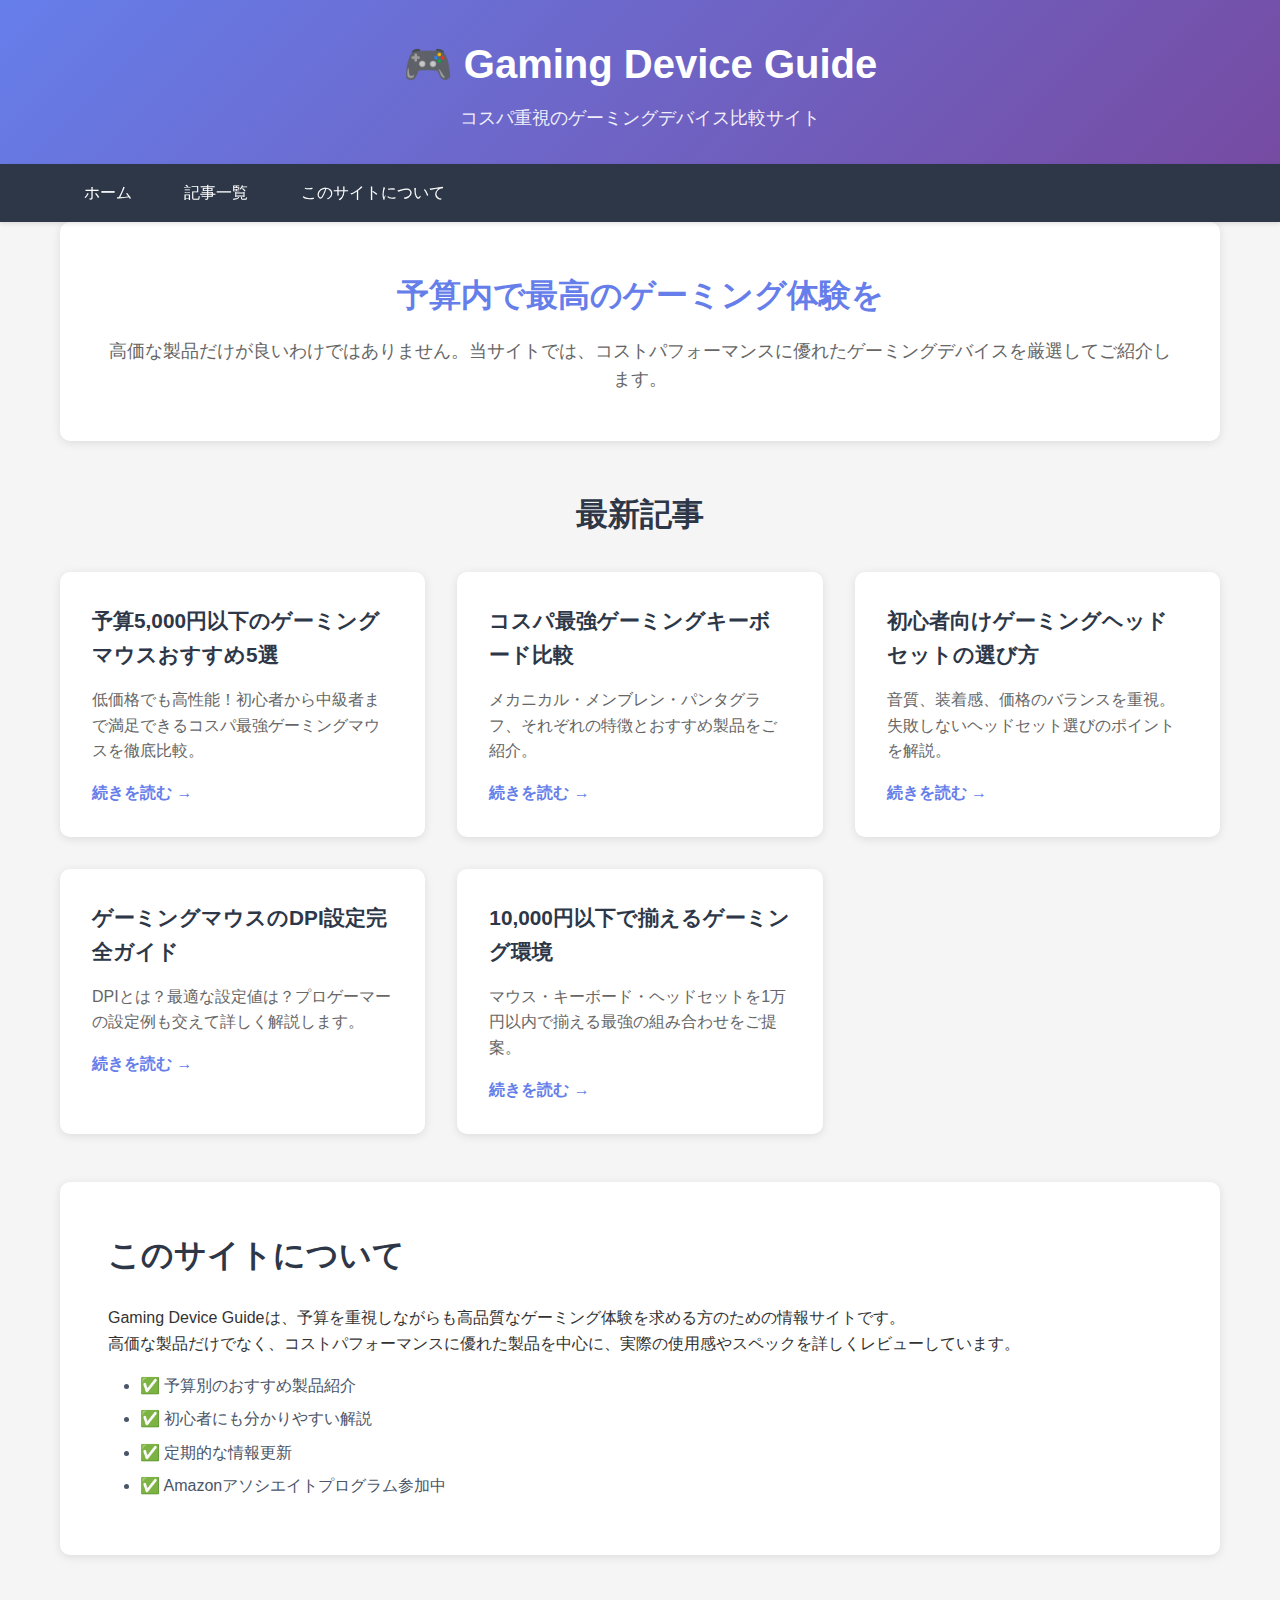
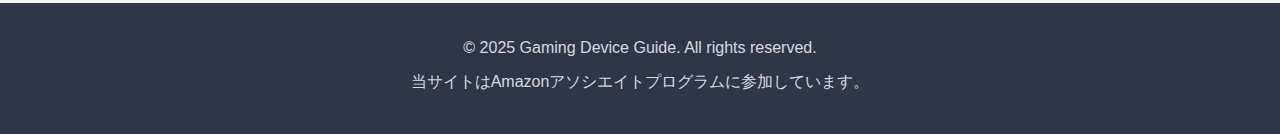
<file: index.html>
<!DOCTYPE html>
<html lang="ja">
<head>
    <meta charset="UTF-8">
    <meta name="viewport" content="width=device-width, initial-scale=1.0">
    <title>Gaming Device Guide - コスパ重視のゲーミングデバイス比較</title>
    <meta name="description" content="予算重視でゲーミングデバイスを選びたい方へ。マウス、キーボード、ヘッドセットなど、コスパ最強の製品を徹底比較・レビュー。">
    <link rel="stylesheet" href="style.css">
</head>
<body>
    <header>
        <div class="container">
            <h1>🎮 Gaming Device Guide</h1>
            <p class="tagline">コスパ重視のゲーミングデバイス比較サイト</p>
        </div>
    </header>

    <nav>
        <div class="container">
            <a href="index.html">ホーム</a>
            <a href="#articles">記事一覧</a>
            <a href="#about">このサイトについて</a>
        </div>
    </nav>

    <main class="container">
        <section class="hero">
            <h2>予算内で最高のゲーミング体験を</h2>
            <p>高価な製品だけが良いわけではありません。当サイトでは、コストパフォーマンスに優れたゲーミングデバイスを厳選してご紹介します。</p>
        </section>

        <section id="articles" class="articles">
            <h2>最新記事</h2>
            <div class="article-grid">
                <article class="article-card">
                    <h3>予算5,000円以下のゲーミングマウスおすすめ5選</h3>
                    <p>低価格でも高性能！初心者から中級者まで満足できるコスパ最強ゲーミングマウスを徹底比較。</p>
                    <a href="articles/gaming-mouse-under-5000.html" class="read-more">続きを読む →</a>
                </article>

                <article class="article-card">
                    <h3>コスパ最強ゲーミングキーボード比較</h3>
                    <p>メカニカル・メンブレン・パンタグラフ、それぞれの特徴とおすすめ製品をご紹介。</p>
                    <a href="articles/gaming-keyboard-cospa.html" class="read-more">続きを読む →</a>
                </article>

                <article class="article-card">
                    <h3>初心者向けゲーミングヘッドセットの選び方</h3>
                    <p>音質、装着感、価格のバランスを重視。失敗しないヘッドセット選びのポイントを解説。</p>
                    <a href="articles/gaming-headset-beginner.html" class="read-more">続きを読む →</a>
                </article>

                <article class="article-card">
                    <h3>ゲーミングマウスのDPI設定完全ガイド</h3>
                    <p>DPIとは？最適な設定値は？プロゲーマーの設定例も交えて詳しく解説します。</p>
                    <a href="articles/gaming-mouse-dpi-guide.html" class="read-more">続きを読む →</a>
                </article>

                <article class="article-card">
                    <h3>10,000円以下で揃えるゲーミング環境</h3>
                    <p>マウス・キーボード・ヘッドセットを1万円以内で揃える最強の組み合わせをご提案。</p>
                    <a href="articles/gaming-setup-under-10000.html" class="read-more">続きを読む →</a>
                </article>
            </div>
        </section>

        <section id="about" class="about">
            <h2>このサイトについて</h2>
            <p>Gaming Device Guideは、予算を重視しながらも高品質なゲーミング体験を求める方のための情報サイトです。</p>
            <p>高価な製品だけでなく、コストパフォーマンスに優れた製品を中心に、実際の使用感やスペックを詳しくレビューしています。</p>
            <ul>
                <li>✅ 予算別のおすすめ製品紹介</li>
                <li>✅ 初心者にも分かりやすい解説</li>
                <li>✅ 定期的な情報更新</li>
                <li>✅ Amazonアソシエイトプログラム参加中</li>
            </ul>
        </section>
    </main>

    <footer>
        <div class="container">
            <p>&copy; 2025 Gaming Device Guide. All rights reserved.</p>
            <p>当サイトはAmazonアソシエイトプログラムに参加しています。</p>
        </div>
    </footer>
</body>
</html>
</file>
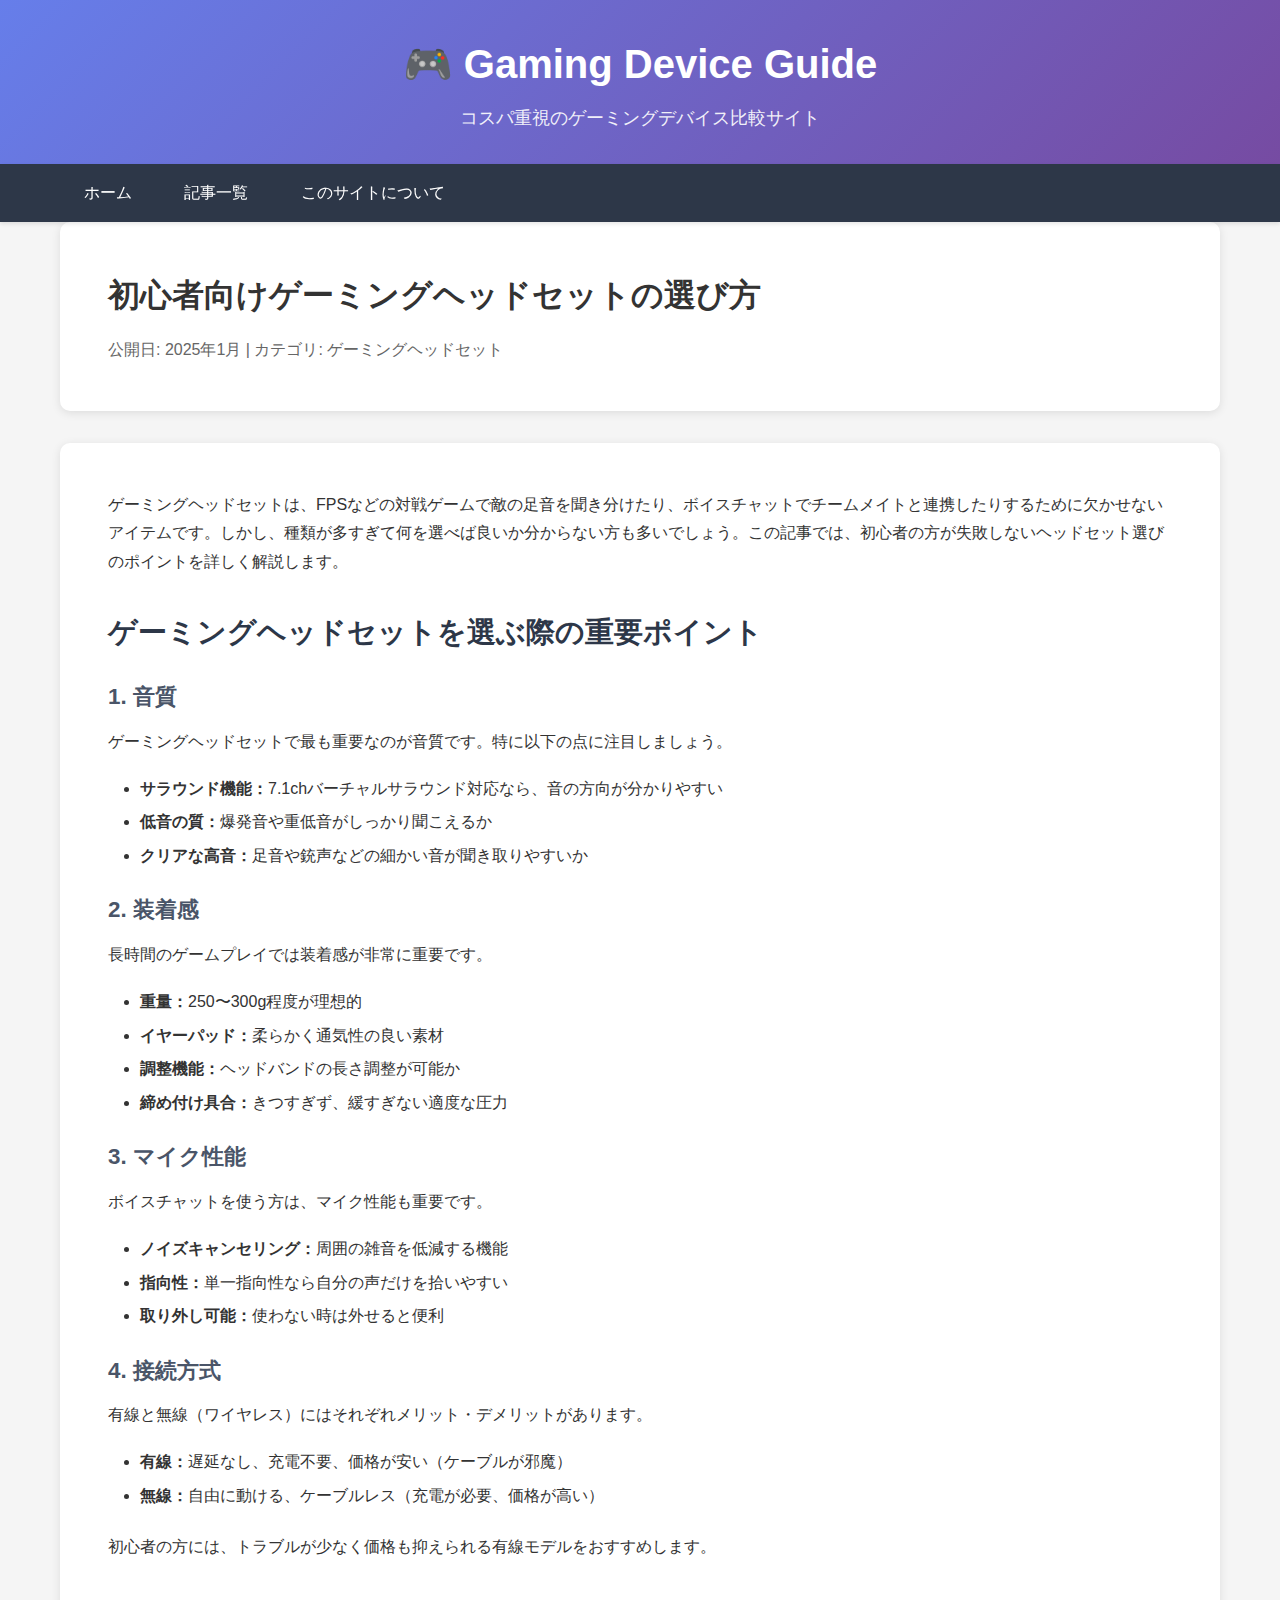
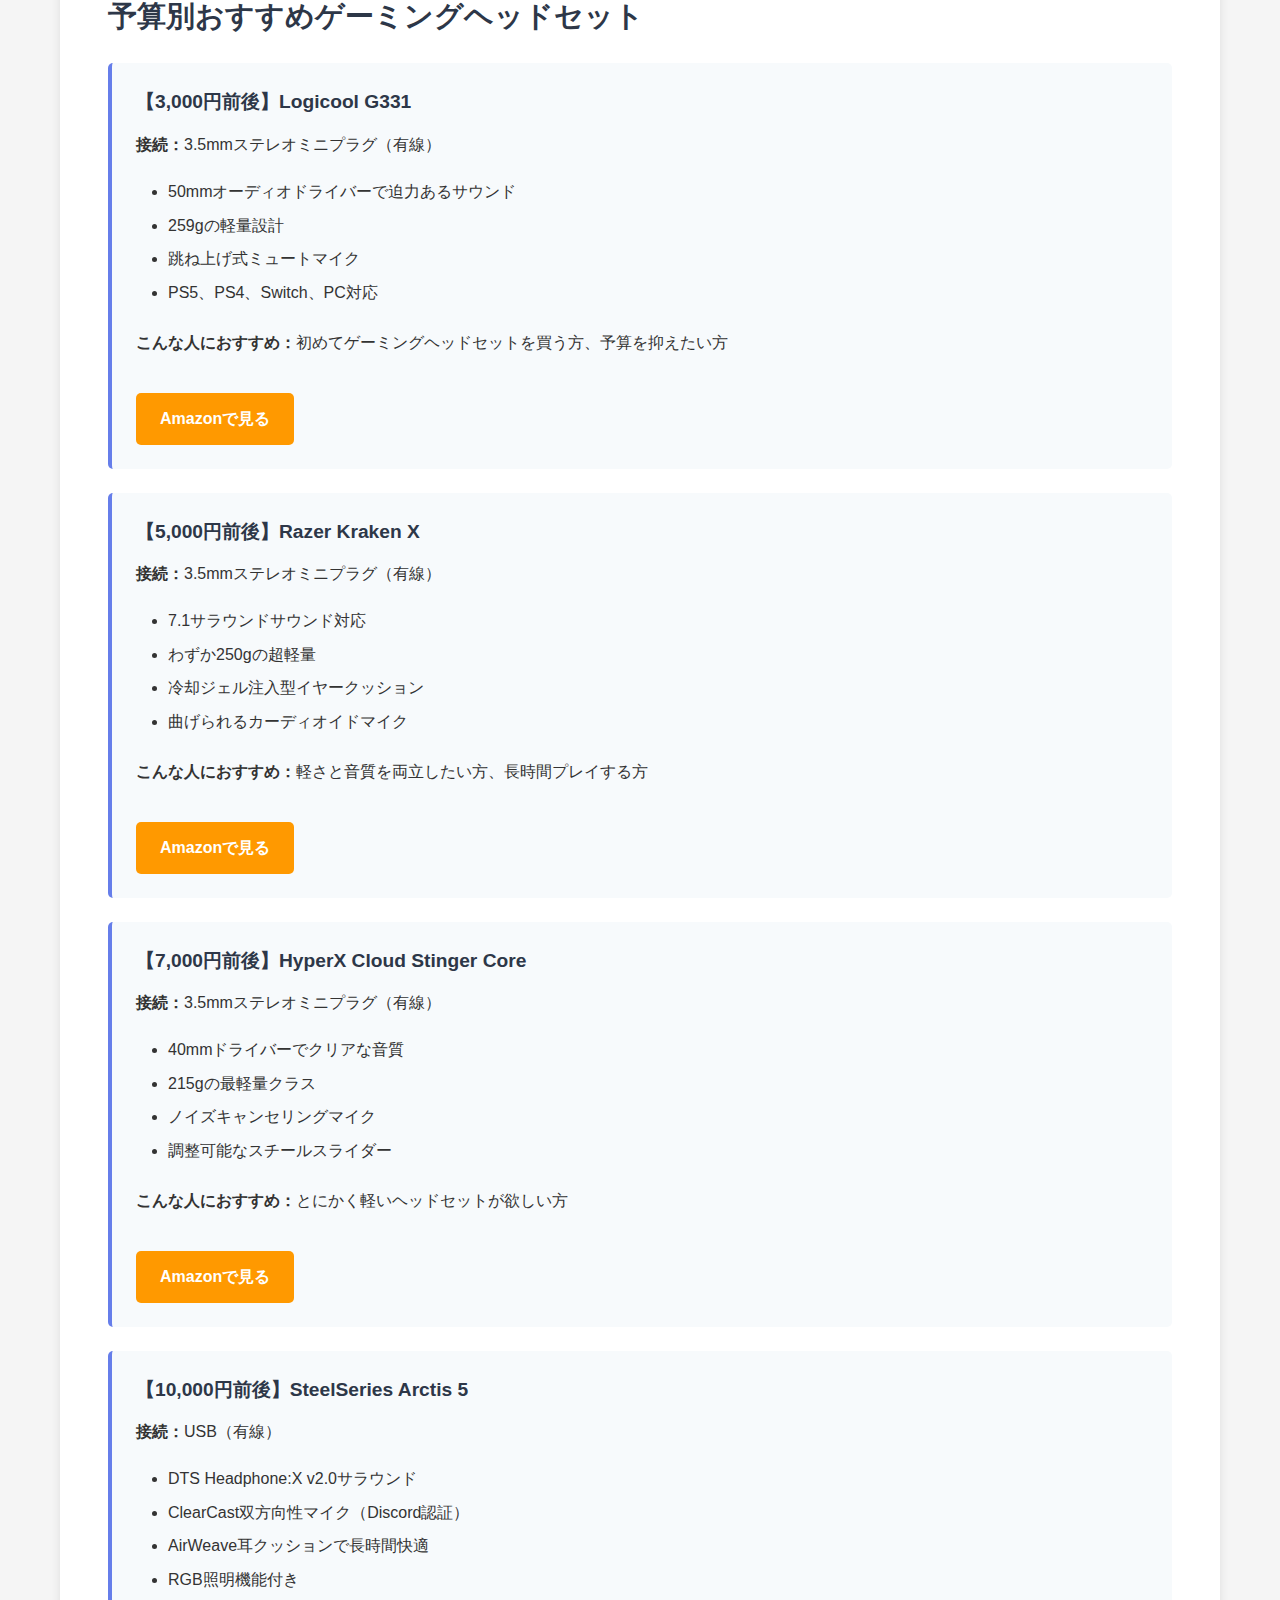
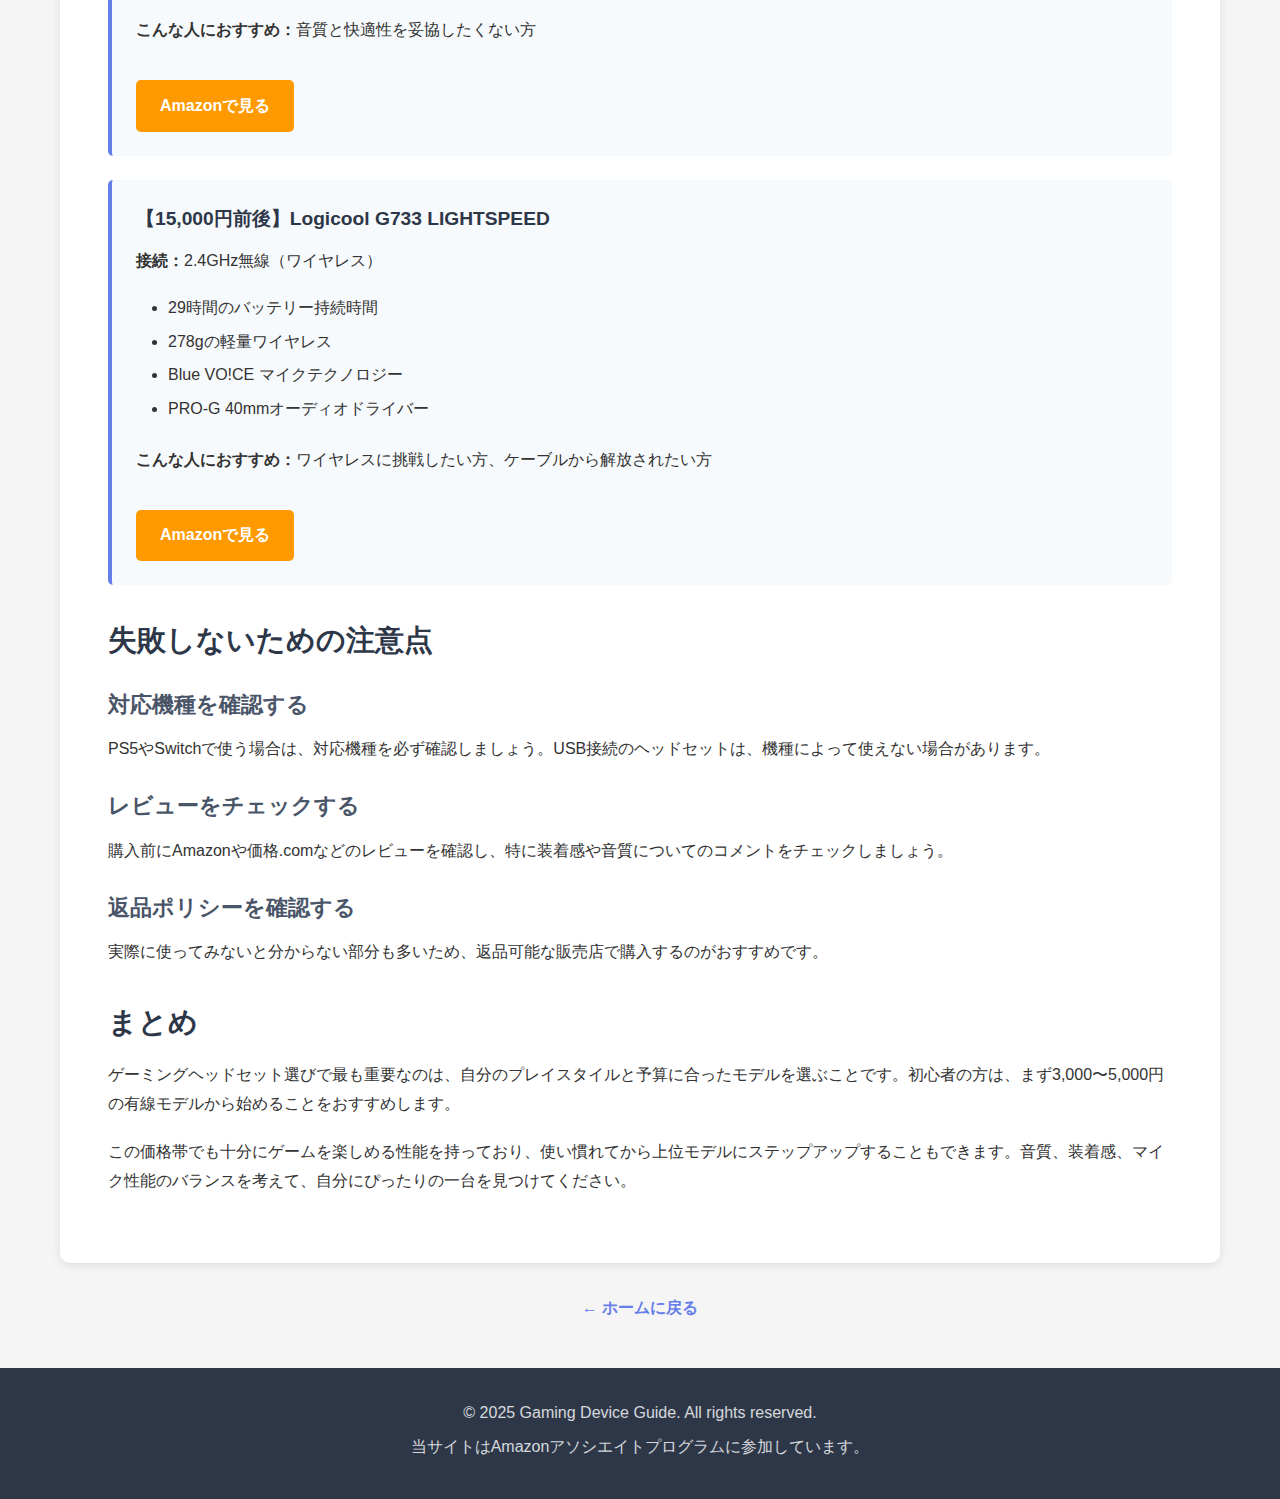
<file: articles/gaming-headset-beginner.html>
<!DOCTYPE html>
<html lang="ja">
<head>
    <meta charset="UTF-8">
    <meta name="viewport" content="width=device-width, initial-scale=1.0">
    <title>初心者向けゲーミングヘッドセットの選び方 | Gaming Device Guide</title>
    <meta name="description" content="ゲーミングヘッドセット選びで失敗しないためのポイントを解説。音質、装着感、価格のバランスを重視したおすすめモデルを紹介。">
    <link rel="stylesheet" href="../style.css">
</head>
<body>
    <header>
        <div class="container">
            <h1>🎮 Gaming Device Guide</h1>
            <p class="tagline">コスパ重視のゲーミングデバイス比較サイト</p>
        </div>
    </header>

    <nav>
        <div class="container">
            <a href="../index.html">ホーム</a>
            <a href="../index.html#articles">記事一覧</a>
            <a href="../index.html#about">このサイトについて</a>
        </div>
    </nav>

    <main class="container">
        <article class="article-header">
            <h1>初心者向けゲーミングヘッドセットの選び方</h1>
            <p style="color: #666; margin-top: 1rem;">公開日: 2025年1月 | カテゴリ: ゲーミングヘッドセット</p>
        </article>

        <div class="article-content">
            <p>ゲーミングヘッドセットは、FPSなどの対戦ゲームで敵の足音を聞き分けたり、ボイスチャットでチームメイトと連携したりするために欠かせないアイテムです。しかし、種類が多すぎて何を選べば良いか分からない方も多いでしょう。この記事では、初心者の方が失敗しないヘッドセット選びのポイントを詳しく解説します。</p>

            <h2>ゲーミングヘッドセットを選ぶ際の重要ポイント</h2>

            <h3>1. 音質</h3>
            <p>ゲーミングヘッドセットで最も重要なのが音質です。特に以下の点に注目しましょう。</p>
            <ul>
                <li><strong>サラウンド機能：</strong>7.1chバーチャルサラウンド対応なら、音の方向が分かりやすい</li>
                <li><strong>低音の質：</strong>爆発音や重低音がしっかり聞こえるか</li>
                <li><strong>クリアな高音：</strong>足音や銃声などの細かい音が聞き取りやすいか</li>
            </ul>

            <h3>2. 装着感</h3>
            <p>長時間のゲームプレイでは装着感が非常に重要です。</p>
            <ul>
                <li><strong>重量：</strong>250〜300g程度が理想的</li>
                <li><strong>イヤーパッド：</strong>柔らかく通気性の良い素材</li>
                <li><strong>調整機能：</strong>ヘッドバンドの長さ調整が可能か</li>
                <li><strong>締め付け具合：</strong>きつすぎず、緩すぎない適度な圧力</li>
            </ul>

            <h3>3. マイク性能</h3>
            <p>ボイスチャットを使う方は、マイク性能も重要です。</p>
            <ul>
                <li><strong>ノイズキャンセリング：</strong>周囲の雑音を低減する機能</li>
                <li><strong>指向性：</strong>単一指向性なら自分の声だけを拾いやすい</li>
                <li><strong>取り外し可能：</strong>使わない時は外せると便利</li>
            </ul>

            <h3>4. 接続方式</h3>
            <p>有線と無線（ワイヤレス）にはそれぞれメリット・デメリットがあります。</p>
            <ul>
                <li><strong>有線：</strong>遅延なし、充電不要、価格が安い（ケーブルが邪魔）</li>
                <li><strong>無線：</strong>自由に動ける、ケーブルレス（充電が必要、価格が高い）</li>
            </ul>
            <p>初心者の方には、トラブルが少なく価格も抑えられる有線モデルをおすすめします。</p>

            <h2>予算別おすすめゲーミングヘッドセット</h2>

            <div class="product-card">
                <h4>【3,000円前後】Logicool G331</h4>
                <p><strong>接続：</strong>3.5mmステレオミニプラグ（有線）</p>
                <ul>
                    <li>50mmオーディオドライバーで迫力あるサウンド</li>
                    <li>259gの軽量設計</li>
                    <li>跳ね上げ式ミュートマイク</li>
                    <li>PS5、PS4、Switch、PC対応</li>
                </ul>
                <p><strong>こんな人におすすめ：</strong>初めてゲーミングヘッドセットを買う方、予算を抑えたい方</p>
                <a href="https://www.amazon.co.jp/s?k=Logicool+G331&tag=gamingdevice2-22" class="amazon-button" target="_blank" rel="noopener">Amazonで見る</a>
            </div>

            <div class="product-card">
                <h4>【5,000円前後】Razer Kraken X</h4>
                <p><strong>接続：</strong>3.5mmステレオミニプラグ（有線）</p>
                <ul>
                    <li>7.1サラウンドサウンド対応</li>
                    <li>わずか250gの超軽量</li>
                    <li>冷却ジェル注入型イヤークッション</li>
                    <li>曲げられるカーディオイドマイク</li>
                </ul>
                <p><strong>こんな人におすすめ：</strong>軽さと音質を両立したい方、長時間プレイする方</p>
                <a href="https://www.amazon.co.jp/s?k=Razer+Kraken+X&tag=gamingdevice2-22" class="amazon-button" target="_blank" rel="noopener">Amazonで見る</a>
            </div>

            <div class="product-card">
                <h4>【7,000円前後】HyperX Cloud Stinger Core</h4>
                <p><strong>接続：</strong>3.5mmステレオミニプラグ（有線）</p>
                <ul>
                    <li>40mmドライバーでクリアな音質</li>
                    <li>215gの最軽量クラス</li>
                    <li>ノイズキャンセリングマイク</li>
                    <li>調整可能なスチールスライダー</li>
                </ul>
                <p><strong>こんな人におすすめ：</strong>とにかく軽いヘッドセットが欲しい方</p>
                <a href="https://www.amazon.co.jp/s?k=HyperX+Cloud+Stinger+Core&tag=gamingdevice2-22" class="amazon-button" target="_blank" rel="noopener">Amazonで見る</a>
            </div>

            <div class="product-card">
                <h4>【10,000円前後】SteelSeries Arctis 5</h4>
                <p><strong>接続：</strong>USB（有線）</p>
                <ul>
                    <li>DTS Headphone:X v2.0サラウンド</li>
                    <li>ClearCast双方向性マイク（Discord認証）</li>
                    <li>AirWeave耳クッションで長時間快適</li>
                    <li>RGB照明機能付き</li>
                </ul>
                <p><strong>こんな人におすすめ：</strong>音質と快適性を妥協したくない方</p>
                <a href="https://www.amazon.co.jp/s?k=SteelSeries+Arctis+5&tag=gamingdevice2-22" class="amazon-button" target="_blank" rel="noopener">Amazonで見る</a>
            </div>

            <div class="product-card">
                <h4>【15,000円前後】Logicool G733 LIGHTSPEED</h4>
                <p><strong>接続：</strong>2.4GHz無線（ワイヤレス）</p>
                <ul>
                    <li>29時間のバッテリー持続時間</li>
                    <li>278gの軽量ワイヤレス</li>
                    <li>Blue VO!CE マイクテクノロジー</li>
                    <li>PRO-G 40mmオーディオドライバー</li>
                </ul>
                <p><strong>こんな人におすすめ：</strong>ワイヤレスに挑戦したい方、ケーブルから解放されたい方</p>
                <a href="https://www.amazon.co.jp/s?k=Logicool+G733&tag=gamingdevice2-22" class="amazon-button" target="_blank" rel="noopener">Amazonで見る</a>
            </div>

            <h2>失敗しないための注意点</h2>

            <h3>対応機種を確認する</h3>
            <p>PS5やSwitchで使う場合は、対応機種を必ず確認しましょう。USB接続のヘッドセットは、機種によって使えない場合があります。</p>

            <h3>レビューをチェックする</h3>
            <p>購入前にAmazonや価格.comなどのレビューを確認し、特に装着感や音質についてのコメントをチェックしましょう。</p>

            <h3>返品ポリシーを確認する</h3>
            <p>実際に使ってみないと分からない部分も多いため、返品可能な販売店で購入するのがおすすめです。</p>

            <h2>まとめ</h2>
            <p>ゲーミングヘッドセット選びで最も重要なのは、自分のプレイスタイルと予算に合ったモデルを選ぶことです。初心者の方は、まず3,000〜5,000円の有線モデルから始めることをおすすめします。</p>
            <p>この価格帯でも十分にゲームを楽しめる性能を持っており、使い慣れてから上位モデルにステップアップすることもできます。音質、装着感、マイク性能のバランスを考えて、自分にぴったりの一台を見つけてください。</p>
        </div>

        <div style="text-align: center; margin: 2rem 0;">
            <a href="../index.html" style="color: #667eea; text-decoration: none; font-weight: 600;">← ホームに戻る</a>
        </div>
    </main>

    <footer>
        <div class="container">
            <p>&copy; 2025 Gaming Device Guide. All rights reserved.</p>
            <p>当サイトはAmazonアソシエイトプログラムに参加しています。</p>
        </div>
    </footer>
</body>
</html>
</file>
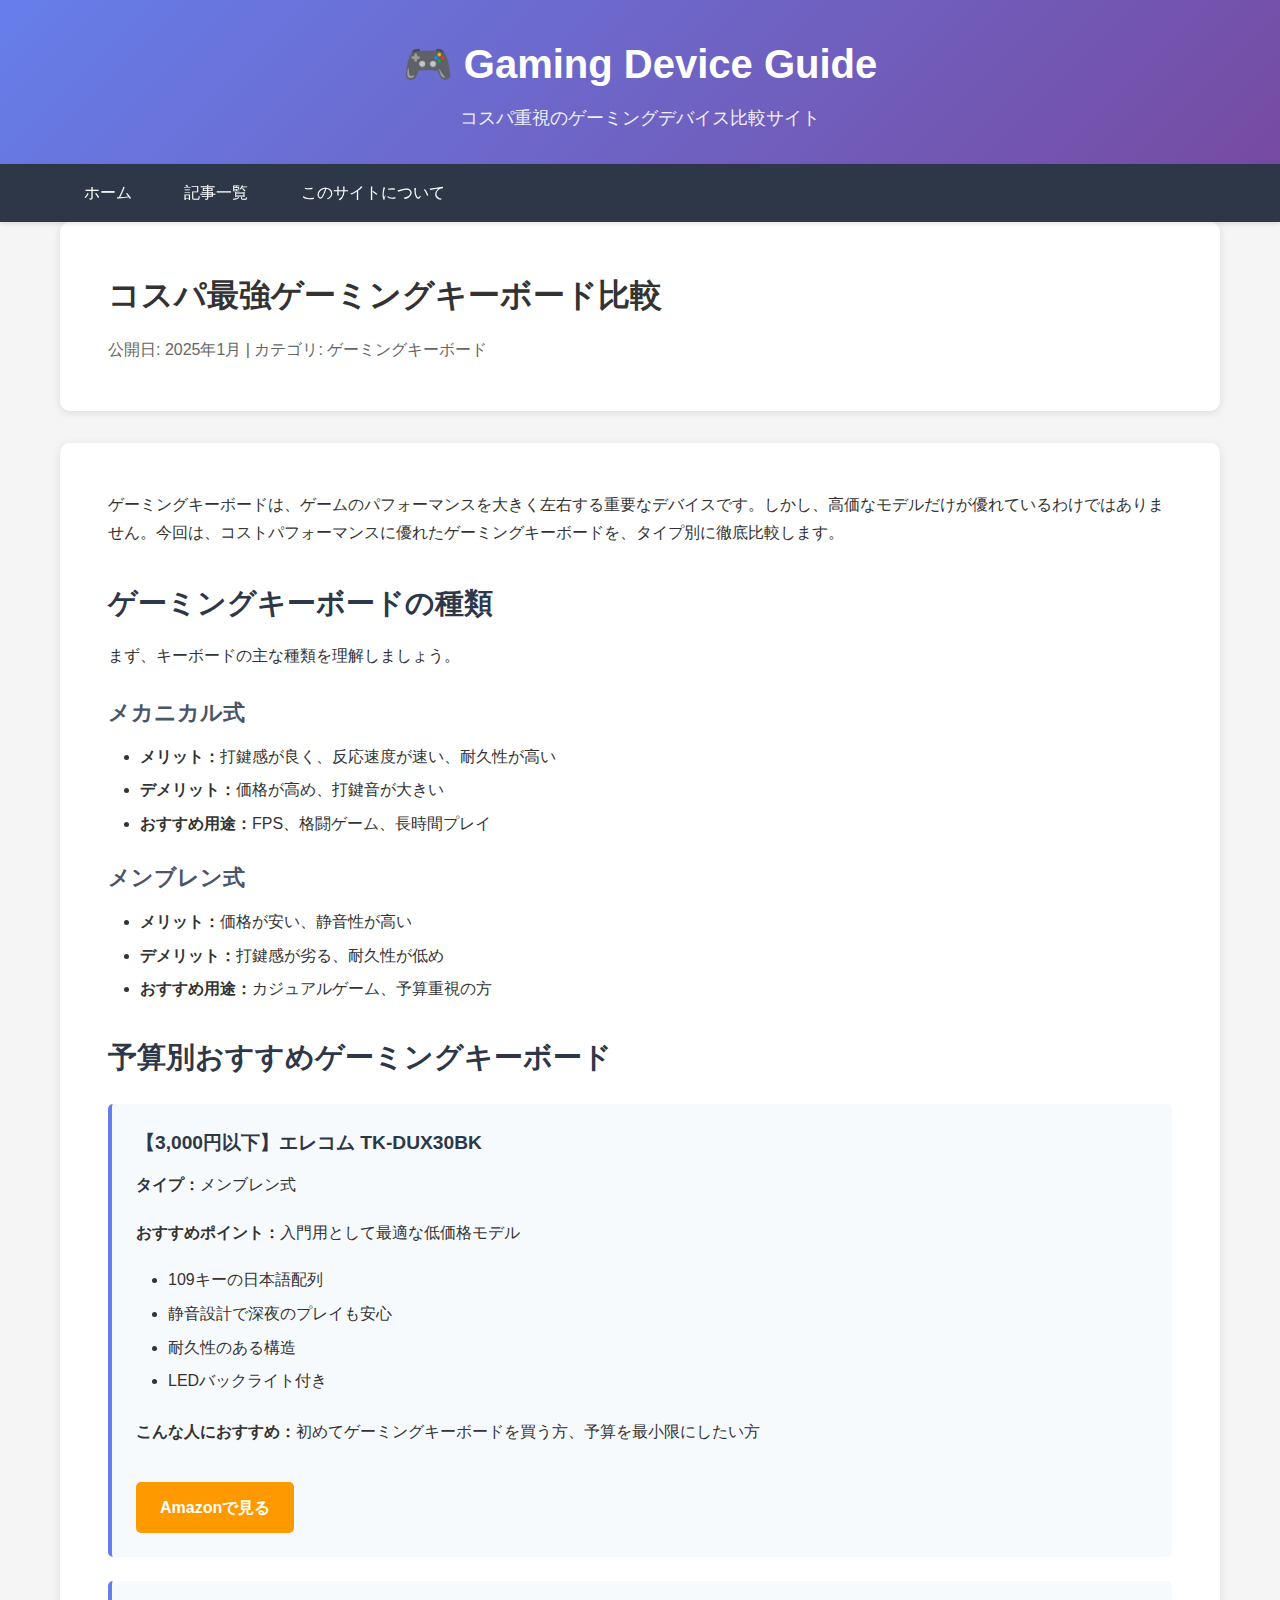
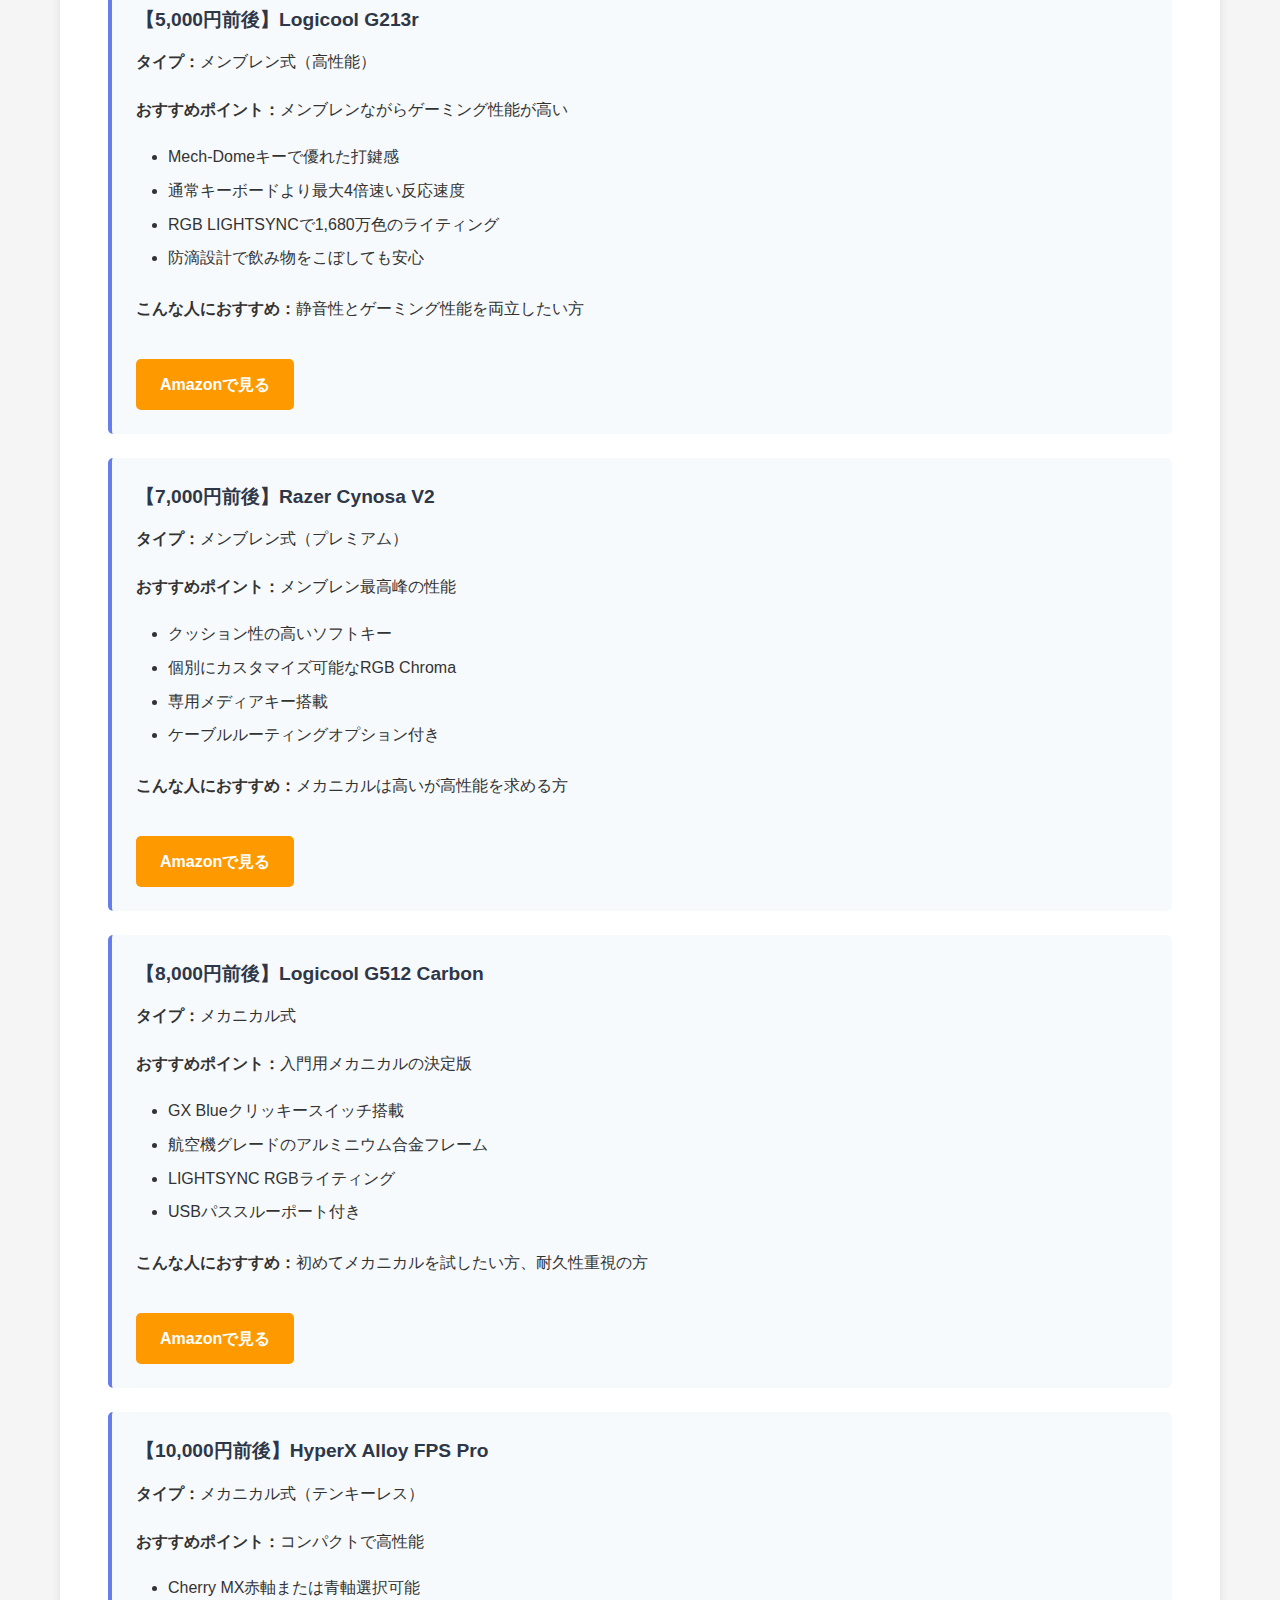
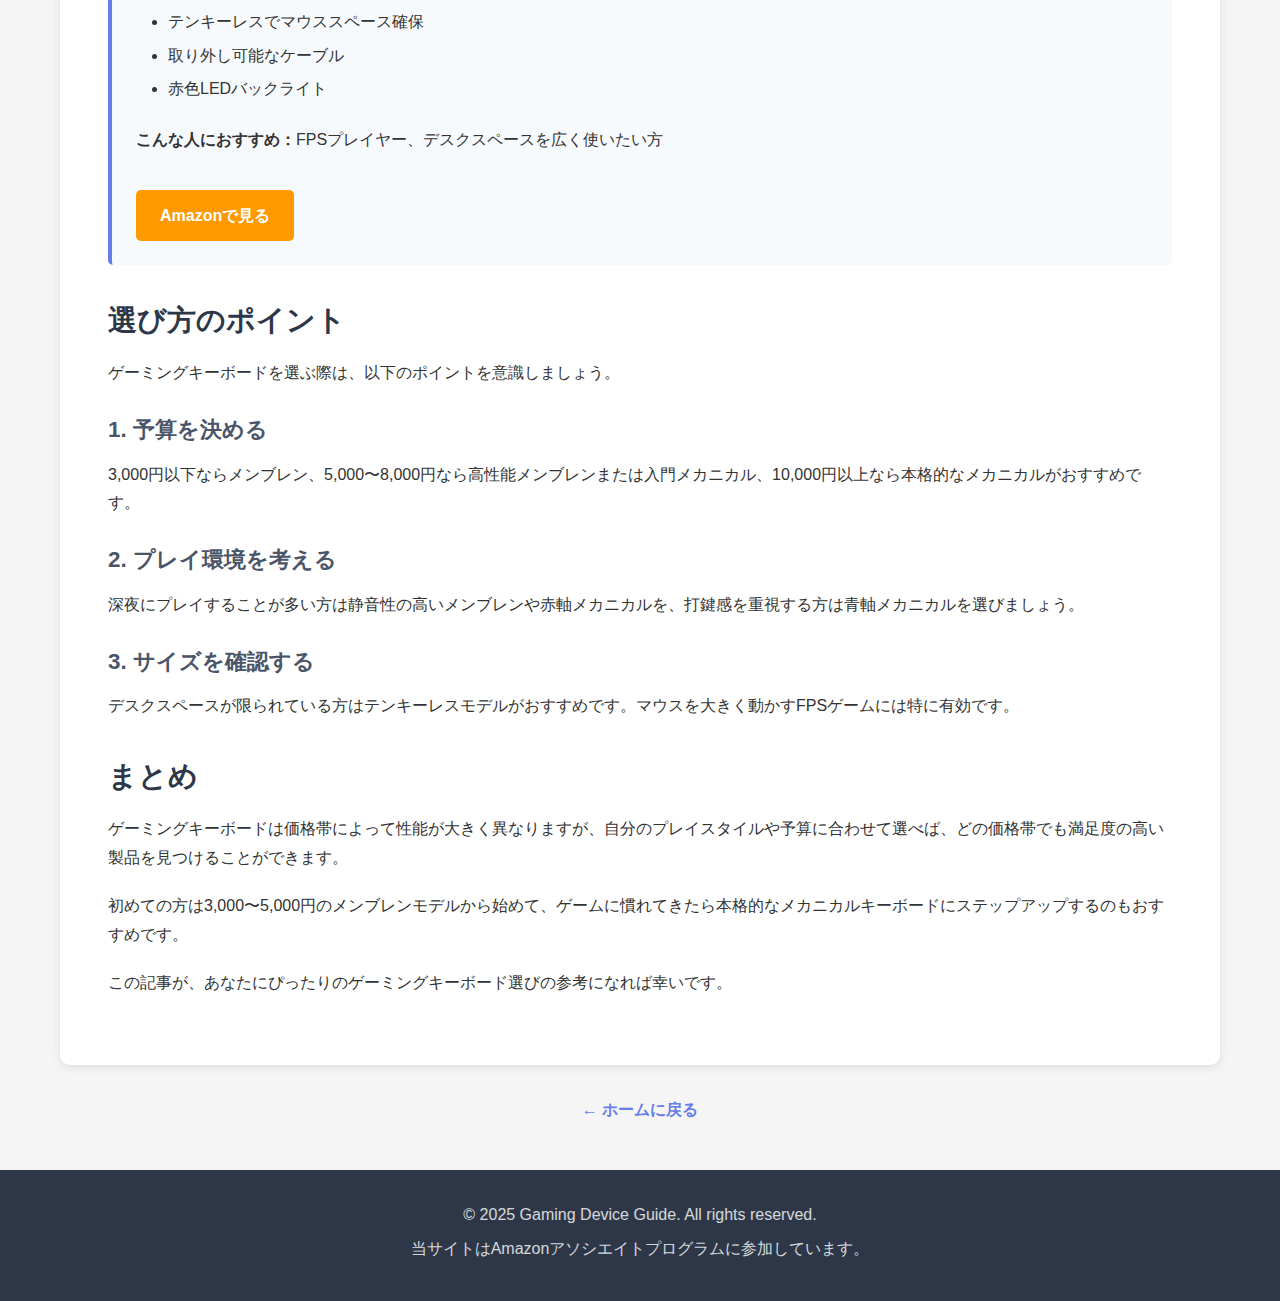
<file: articles/gaming-keyboard-cospa.html>
<!DOCTYPE html>
<html lang="ja">
<head>
    <meta charset="UTF-8">
    <meta name="viewport" content="width=device-width, initial-scale=1.0">
    <title>コスパ最強ゲーミングキーボード比較 | Gaming Device Guide</title>
    <meta name="description" content="予算別に厳選したゲーミングキーボードを徹底比較。メカニカル、メンブレン、それぞれの特徴とおすすめモデルを紹介。">
    <link rel="stylesheet" href="../style.css">
</head>
<body>
    <header>
        <div class="container">
            <h1>🎮 Gaming Device Guide</h1>
            <p class="tagline">コスパ重視のゲーミングデバイス比較サイト</p>
        </div>
    </header>

    <nav>
        <div class="container">
            <a href="../index.html">ホーム</a>
            <a href="../index.html#articles">記事一覧</a>
            <a href="../index.html#about">このサイトについて</a>
        </div>
    </nav>

    <main class="container">
        <article class="article-header">
            <h1>コスパ最強ゲーミングキーボード比較</h1>
            <p style="color: #666; margin-top: 1rem;">公開日: 2025年1月 | カテゴリ: ゲーミングキーボード</p>
        </article>

        <div class="article-content">
            <p>ゲーミングキーボードは、ゲームのパフォーマンスを大きく左右する重要なデバイスです。しかし、高価なモデルだけが優れているわけではありません。今回は、コストパフォーマンスに優れたゲーミングキーボードを、タイプ別に徹底比較します。</p>

            <h2>ゲーミングキーボードの種類</h2>
            <p>まず、キーボードの主な種類を理解しましょう。</p>

            <h3>メカニカル式</h3>
            <ul>
                <li><strong>メリット：</strong>打鍵感が良く、反応速度が速い、耐久性が高い</li>
                <li><strong>デメリット：</strong>価格が高め、打鍵音が大きい</li>
                <li><strong>おすすめ用途：</strong>FPS、格闘ゲーム、長時間プレイ</li>
            </ul>

            <h3>メンブレン式</h3>
            <ul>
                <li><strong>メリット：</strong>価格が安い、静音性が高い</li>
                <li><strong>デメリット：</strong>打鍵感が劣る、耐久性が低め</li>
                <li><strong>おすすめ用途：</strong>カジュアルゲーム、予算重視の方</li>
            </ul>

            <h2>予算別おすすめゲーミングキーボード</h2>

            <div class="product-card">
                <h4>【3,000円以下】エレコム TK-DUX30BK</h4>
                <p><strong>タイプ：</strong>メンブレン式</p>
                <p><strong>おすすめポイント：</strong>入門用として最適な低価格モデル</p>
                <ul>
                    <li>109キーの日本語配列</li>
                    <li>静音設計で深夜のプレイも安心</li>
                    <li>耐久性のある構造</li>
                    <li>LEDバックライト付き</li>
                </ul>
                <p><strong>こんな人におすすめ：</strong>初めてゲーミングキーボードを買う方、予算を最小限にしたい方</p>
                <a href="https://www.amazon.co.jp/s?k=エレコム+TK-DUX30BK" class="amazon-button" target="_blank" rel="noopener">Amazonで見る</a>
            </div>

            <div class="product-card">
                <h4>【5,000円前後】Logicool G213r</h4>
                <p><strong>タイプ：</strong>メンブレン式（高性能）</p>
                <p><strong>おすすめポイント：</strong>メンブレンながらゲーミング性能が高い</p>
                <ul>
                    <li>Mech-Domeキーで優れた打鍵感</li>
                    <li>通常キーボードより最大4倍速い反応速度</li>
                    <li>RGB LIGHTSYNCで1,680万色のライティング</li>
                    <li>防滴設計で飲み物をこぼしても安心</li>
                </ul>
                <p><strong>こんな人におすすめ：</strong>静音性とゲーミング性能を両立したい方</p>
                <a href="https://www.amazon.co.jp/s?k=Logicool+G213r" class="amazon-button" target="_blank" rel="noopener">Amazonで見る</a>
            </div>

            <div class="product-card">
                <h4>【7,000円前後】Razer Cynosa V2</h4>
                <p><strong>タイプ：</strong>メンブレン式（プレミアム）</p>
                <p><strong>おすすめポイント：</strong>メンブレン最高峰の性能</p>
                <ul>
                    <li>クッション性の高いソフトキー</li>
                    <li>個別にカスタマイズ可能なRGB Chroma</li>
                    <li>専用メディアキー搭載</li>
                    <li>ケーブルルーティングオプション付き</li>
                </ul>
                <p><strong>こんな人におすすめ：</strong>メカニカルは高いが高性能を求める方</p>
                <a href="https://www.amazon.co.jp/s?k=Razer+Cynosa+V2" class="amazon-button" target="_blank" rel="noopener">Amazonで見る</a>
            </div>

            <div class="product-card">
                <h4>【8,000円前後】Logicool G512 Carbon</h4>
                <p><strong>タイプ：</strong>メカニカル式</p>
                <p><strong>おすすめポイント：</strong>入門用メカニカルの決定版</p>
                <ul>
                    <li>GX Blueクリッキースイッチ搭載</li>
                    <li>航空機グレードのアルミニウム合金フレーム</li>
                    <li>LIGHTSYNC RGBライティング</li>
                    <li>USBパススルーポート付き</li>
                </ul>
                <p><strong>こんな人におすすめ：</strong>初めてメカニカルを試したい方、耐久性重視の方</p>
                <a href="https://www.amazon.co.jp/s?k=Logicool+G512" class="amazon-button" target="_blank" rel="noopener">Amazonで見る</a>
            </div>

            <div class="product-card">
                <h4>【10,000円前後】HyperX Alloy FPS Pro</h4>
                <p><strong>タイプ：</strong>メカニカル式（テンキーレス）</p>
                <p><strong>おすすめポイント：</strong>コンパクトで高性能</p>
                <ul>
                    <li>Cherry MX赤軸または青軸選択可能</li>
                    <li>テンキーレスでマウススペース確保</li>
                <li>取り外し可能なケーブル</li>
                    <li>赤色LEDバックライト</li>
                </ul>
                <p><strong>こんな人におすすめ：</strong>FPSプレイヤー、デスクスペースを広く使いたい方</p>
                <a href="https://www.amazon.co.jp/s?k=HyperX+Alloy+FPS+Pro" class="amazon-button" target="_blank" rel="noopener">Amazonで見る</a>
            </div>

            <h2>選び方のポイント</h2>
            <p>ゲーミングキーボードを選ぶ際は、以下のポイントを意識しましょう。</p>

            <h3>1. 予算を決める</h3>
            <p>3,000円以下ならメンブレン、5,000〜8,000円なら高性能メンブレンまたは入門メカニカル、10,000円以上なら本格的なメカニカルがおすすめです。</p>

            <h3>2. プレイ環境を考える</h3>
            <p>深夜にプレイすることが多い方は静音性の高いメンブレンや赤軸メカニカルを、打鍵感を重視する方は青軸メカニカルを選びましょう。</p>

            <h3>3. サイズを確認する</h3>
            <p>デスクスペースが限られている方はテンキーレスモデルがおすすめです。マウスを大きく動かすFPSゲームには特に有効です。</p>

            <h2>まとめ</h2>
            <p>ゲーミングキーボードは価格帯によって性能が大きく異なりますが、自分のプレイスタイルや予算に合わせて選べば、どの価格帯でも満足度の高い製品を見つけることができます。</p>
            <p>初めての方は3,000〜5,000円のメンブレンモデルから始めて、ゲームに慣れてきたら本格的なメカニカルキーボードにステップアップするのもおすすめです。</p>
            <p>この記事が、あなたにぴったりのゲーミングキーボード選びの参考になれば幸いです。</p>
        </div>

        <div style="text-align: center; margin: 2rem 0;">
            <a href="../index.html" style="color: #667eea; text-decoration: none; font-weight: 600;">← ホームに戻る</a>
        </div>
    </main>

    <footer>
        <div class="container">
            <p>&copy; 2025 Gaming Device Guide. All rights reserved.</p>
            <p>当サイトはAmazonアソシエイトプログラムに参加しています。</p>
        </div>
    </footer>
</body>
</html>
</file>
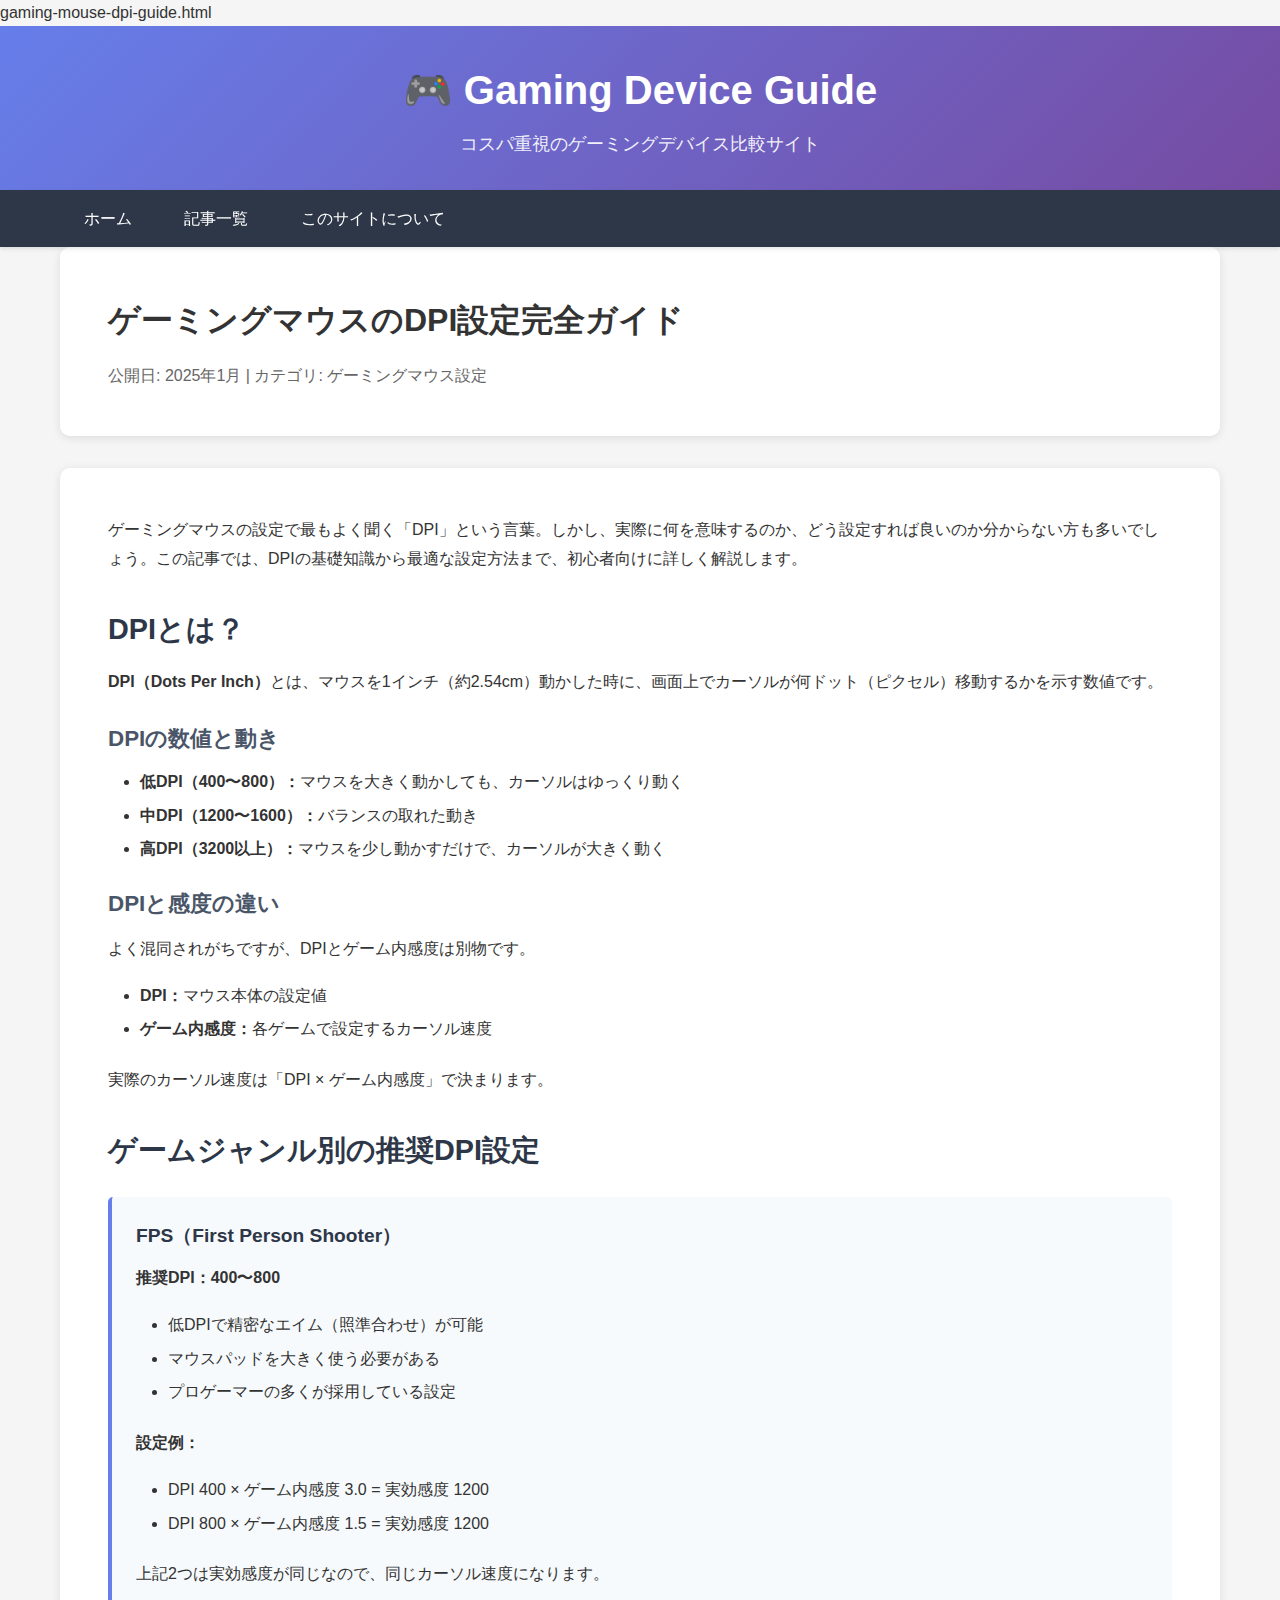
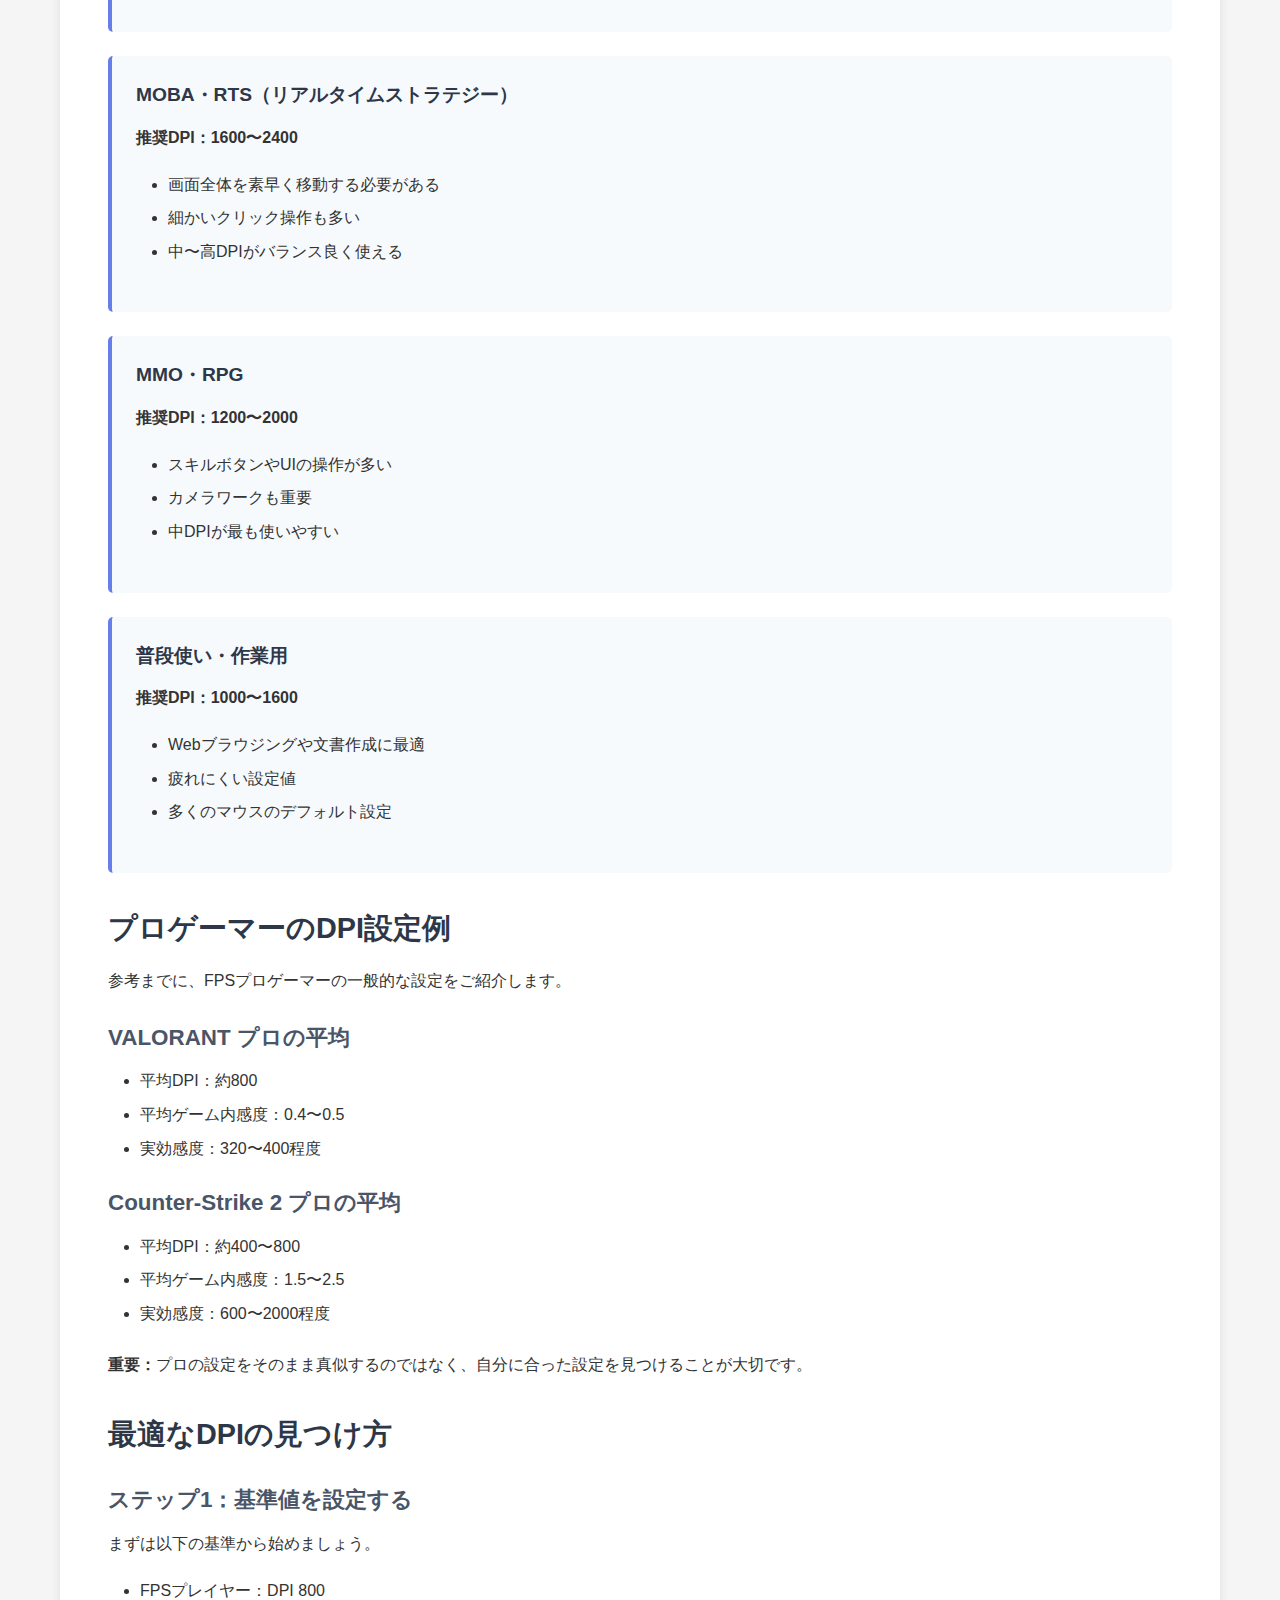
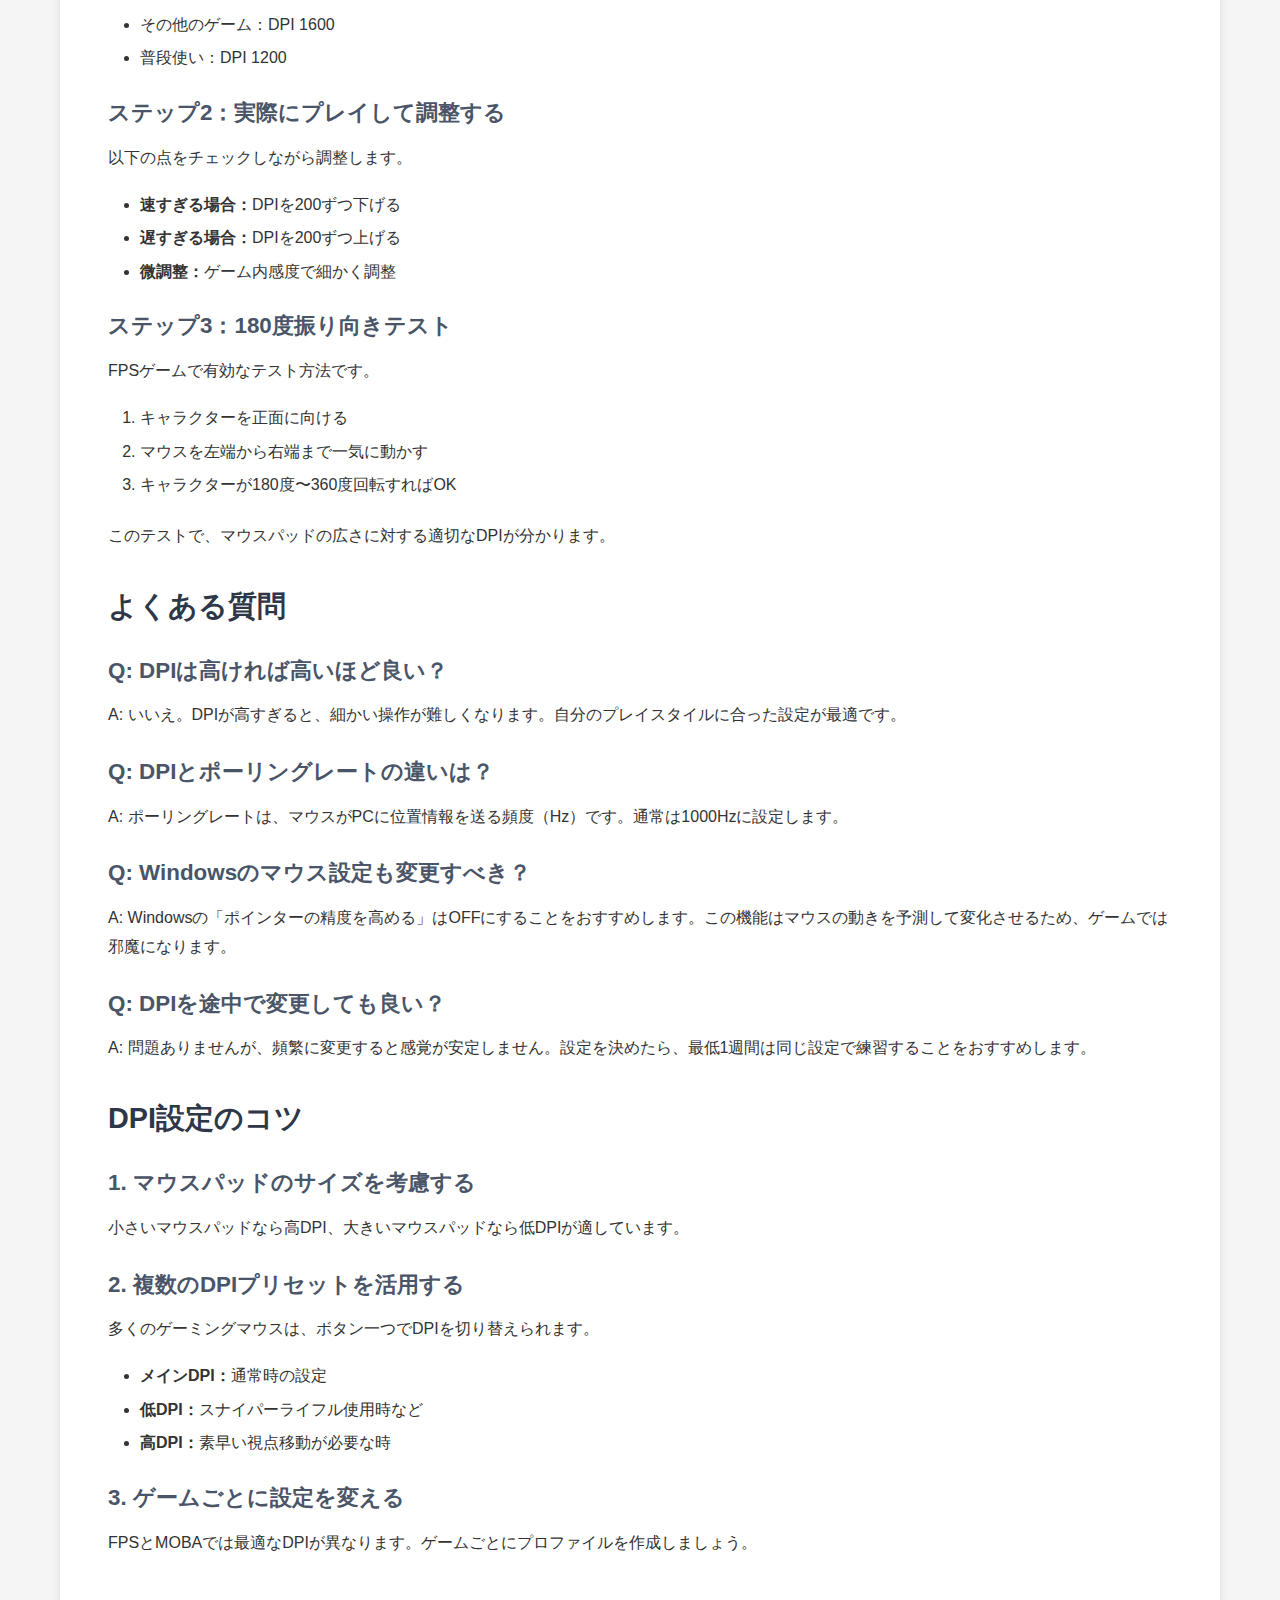
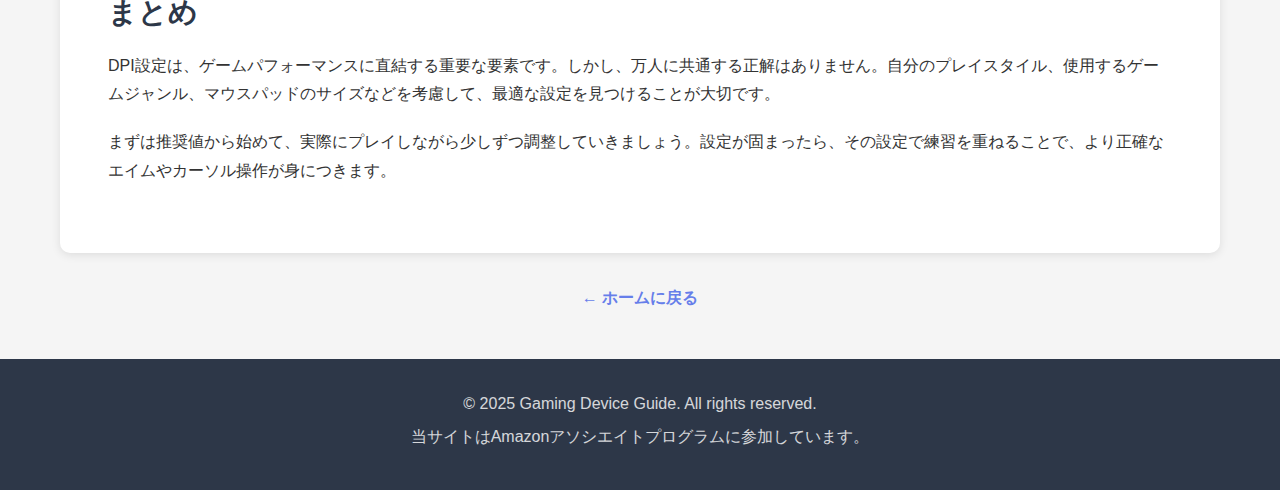
<file: articles/gaming-mouse-dpi-guide.html>
gaming-mouse-dpi-guide.html<!DOCTYPE html>
<html lang="ja">
<head>
    <meta charset="UTF-8">
    <meta name="viewport" content="width=device-width, initial-scale=1.0">
    <title>ゲーミングマウスのDPI設定完全ガイド | Gaming Device Guide</title>
    <meta name="description" content="DPIとは何か、最適な設定値は？プロゲーマーの設定例も交えて、ゲーミングマウスのDPI設定を初心者向けに徹底解説。">
    <link rel="stylesheet" href="../style.css">
</head>
<body>
    <header>
        <div class="container">
            <h1>🎮 Gaming Device Guide</h1>
            <p class="tagline">コスパ重視のゲーミングデバイス比較サイト</p>
        </div>
    </header>

    <nav>
        <div class="container">
            <a href="../index.html">ホーム</a>
            <a href="../index.html#articles">記事一覧</a>
            <a href="../index.html#about">このサイトについて</a>
        </div>
    </nav>

    <main class="container">
        <article class="article-header">
            <h1>ゲーミングマウスのDPI設定完全ガイド</h1>
            <p style="color: #666; margin-top: 1rem;">公開日: 2025年1月 | カテゴリ: ゲーミングマウス設定</p>
        </article>

        <div class="article-content">
            <p>ゲーミングマウスの設定で最もよく聞く「DPI」という言葉。しかし、実際に何を意味するのか、どう設定すれば良いのか分からない方も多いでしょう。この記事では、DPIの基礎知識から最適な設定方法まで、初心者向けに詳しく解説します。</p>

            <h2>DPIとは？</h2>
            <p><strong>DPI（Dots Per Inch）</strong>とは、マウスを1インチ（約2.54cm）動かした時に、画面上でカーソルが何ドット（ピクセル）移動するかを示す数値です。</p>
            
            <h3>DPIの数値と動き</h3>
            <ul>
                <li><strong>低DPI（400〜800）：</strong>マウスを大きく動かしても、カーソルはゆっくり動く</li>
                <li><strong>中DPI（1200〜1600）：</strong>バランスの取れた動き</li>
                <li><strong>高DPI（3200以上）：</strong>マウスを少し動かすだけで、カーソルが大きく動く</li>
            </ul>

            <h3>DPIと感度の違い</h3>
            <p>よく混同されがちですが、DPIとゲーム内感度は別物です。</p>
            <ul>
                <li><strong>DPI：</strong>マウス本体の設定値</li>
                <li><strong>ゲーム内感度：</strong>各ゲームで設定するカーソル速度</li>
            </ul>
            <p>実際のカーソル速度は「DPI × ゲーム内感度」で決まります。</p>

            <h2>ゲームジャンル別の推奨DPI設定</h2>

            <div class="product-card">
                <h4>FPS（First Person Shooter）</h4>
                <p><strong>推奨DPI：400〜800</strong></p>
                <ul>
                    <li>低DPIで精密なエイム（照準合わせ）が可能</li>
                    <li>マウスパッドを大きく使う必要がある</li>
                    <li>プロゲーマーの多くが採用している設定</li>
                </ul>
                <p><strong>設定例：</strong></p>
                <ul>
                    <li>DPI 400 × ゲーム内感度 3.0 = 実効感度 1200</li>
                    <li>DPI 800 × ゲーム内感度 1.5 = 実効感度 1200</li>
                </ul>
                <p>上記2つは実効感度が同じなので、同じカーソル速度になります。</p>
            </div>

            <div class="product-card">
                <h4>MOBA・RTS（リアルタイムストラテジー）</h4>
                <p><strong>推奨DPI：1600〜2400</strong></p>
                <ul>
                    <li>画面全体を素早く移動する必要がある</li>
                    <li>細かいクリック操作も多い</li>
                    <li>中〜高DPIがバランス良く使える</li>
                </ul>
            </div>

            <div class="product-card">
                <h4>MMO・RPG</h4>
                <p><strong>推奨DPI：1200〜2000</strong></p>
                <ul>
                    <li>スキルボタンやUIの操作が多い</li>
                    <li>カメラワークも重要</li>
                    <li>中DPIが最も使いやすい</li>
                </ul>
            </div>

            <div class="product-card">
                <h4>普段使い・作業用</h4>
                <p><strong>推奨DPI：1000〜1600</strong></p>
                <ul>
                    <li>Webブラウジングや文書作成に最適</li>
                    <li>疲れにくい設定値</li>
                    <li>多くのマウスのデフォルト設定</li>
                </ul>
            </div>

            <h2>プロゲーマーのDPI設定例</h2>
            <p>参考までに、FPSプロゲーマーの一般的な設定をご紹介します。</p>

            <h3>VALORANT プロの平均</h3>
            <ul>
                <li>平均DPI：約800</li>
                <li>平均ゲーム内感度：0.4〜0.5</li>
                <li>実効感度：320〜400程度</li>
            </ul>

            <h3>Counter-Strike 2 プロの平均</h3>
            <ul>
                <li>平均DPI：約400〜800</li>
                <li>平均ゲーム内感度：1.5〜2.5</li>
                <li>実効感度：600〜2000程度</li>
            </ul>

            <p><strong>重要：</strong>プロの設定をそのまま真似するのではなく、自分に合った設定を見つけることが大切です。</p>

            <h2>最適なDPIの見つけ方</h2>

            <h3>ステップ1：基準値を設定する</h3>
            <p>まずは以下の基準から始めましょう。</p>
            <ul>
                <li>FPSプレイヤー：DPI 800</li>
                <li>その他のゲーム：DPI 1600</li>
                <li>普段使い：DPI 1200</li>
            </ul>

            <h3>ステップ2：実際にプレイして調整する</h3>
            <p>以下の点をチェックしながら調整します。</p>
            <ul>
                <li><strong>速すぎる場合：</strong>DPIを200ずつ下げる</li>
                <li><strong>遅すぎる場合：</strong>DPIを200ずつ上げる</li>
                <li><strong>微調整：</strong>ゲーム内感度で細かく調整</li>
            </ul>

            <h3>ステップ3：180度振り向きテスト</h3>
            <p>FPSゲームで有効なテスト方法です。</p>
            <ol>
                <li>キャラクターを正面に向ける</li>
                <li>マウスを左端から右端まで一気に動かす</li>
                <li>キャラクターが180度〜360度回転すればOK</li>
            </ol>
            <p>このテストで、マウスパッドの広さに対する適切なDPIが分かります。</p>

            <h2>よくある質問</h2>

            <h3>Q: DPIは高ければ高いほど良い？</h3>
            <p>A: いいえ。DPIが高すぎると、細かい操作が難しくなります。自分のプレイスタイルに合った設定が最適です。</p>

            <h3>Q: DPIとポーリングレートの違いは？</h3>
            <p>A: ポーリングレートは、マウスがPCに位置情報を送る頻度（Hz）です。通常は1000Hzに設定します。</p>

            <h3>Q: Windowsのマウス設定も変更すべき？</h3>
            <p>A: Windowsの「ポインターの精度を高める」はOFFにすることをおすすめします。この機能はマウスの動きを予測して変化させるため、ゲームでは邪魔になります。</p>

            <h3>Q: DPIを途中で変更しても良い？</h3>
            <p>A: 問題ありませんが、頻繁に変更すると感覚が安定しません。設定を決めたら、最低1週間は同じ設定で練習することをおすすめします。</p>

            <h2>DPI設定のコツ</h2>

            <h3>1. マウスパッドのサイズを考慮する</h3>
            <p>小さいマウスパッドなら高DPI、大きいマウスパッドなら低DPIが適しています。</p>

            <h3>2. 複数のDPIプリセットを活用する</h3>
            <p>多くのゲーミングマウスは、ボタン一つでDPIを切り替えられます。</p>
            <ul>
                <li><strong>メインDPI：</strong>通常時の設定</li>
                <li><strong>低DPI：</strong>スナイパーライフル使用時など</li>
                <li><strong>高DPI：</strong>素早い視点移動が必要な時</li>
            </ul>

            <h3>3. ゲームごとに設定を変える</h3>
            <p>FPSとMOBAでは最適なDPIが異なります。ゲームごとにプロファイルを作成しましょう。</p>

            <h2>まとめ</h2>
            <p>DPI設定は、ゲームパフォーマンスに直結する重要な要素です。しかし、万人に共通する正解はありません。自分のプレイスタイル、使用するゲームジャンル、マウスパッドのサイズなどを考慮して、最適な設定を見つけることが大切です。</p>
            <p>まずは推奨値から始めて、実際にプレイしながら少しずつ調整していきましょう。設定が固まったら、その設定で練習を重ねることで、より正確なエイムやカーソル操作が身につきます。</p>
        </div>

        <div style="text-align: center; margin: 2rem 0;">
            <a href="../index.html" style="color: #667eea; text-decoration: none; font-weight: 600;">← ホームに戻る</a>
        </div>
    </main>

    <footer>
        <div class="container">
            <p>&copy; 2025 Gaming Device Guide. All rights reserved.</p>
            <p>当サイトはAmazonアソシエイトプログラムに参加しています。</p>
        </div>
    </footer>
</body>
</html>
</file>
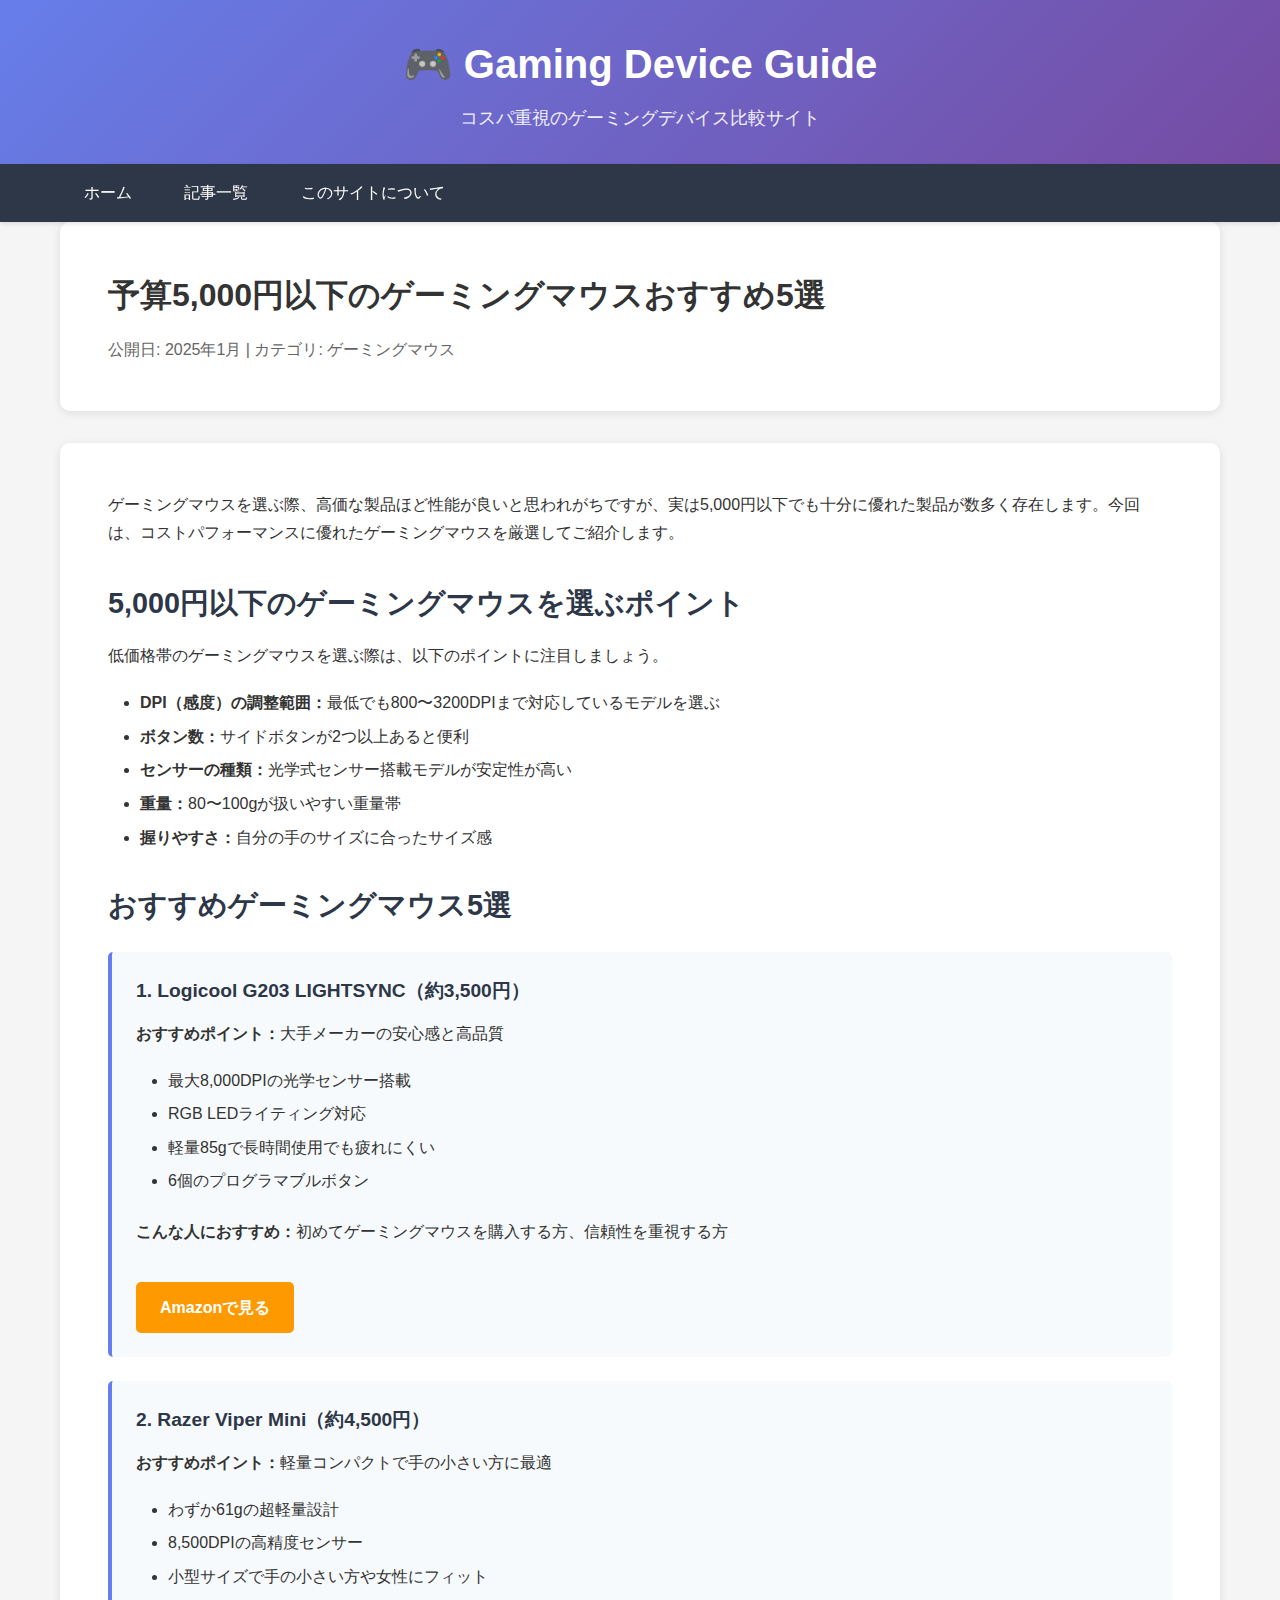
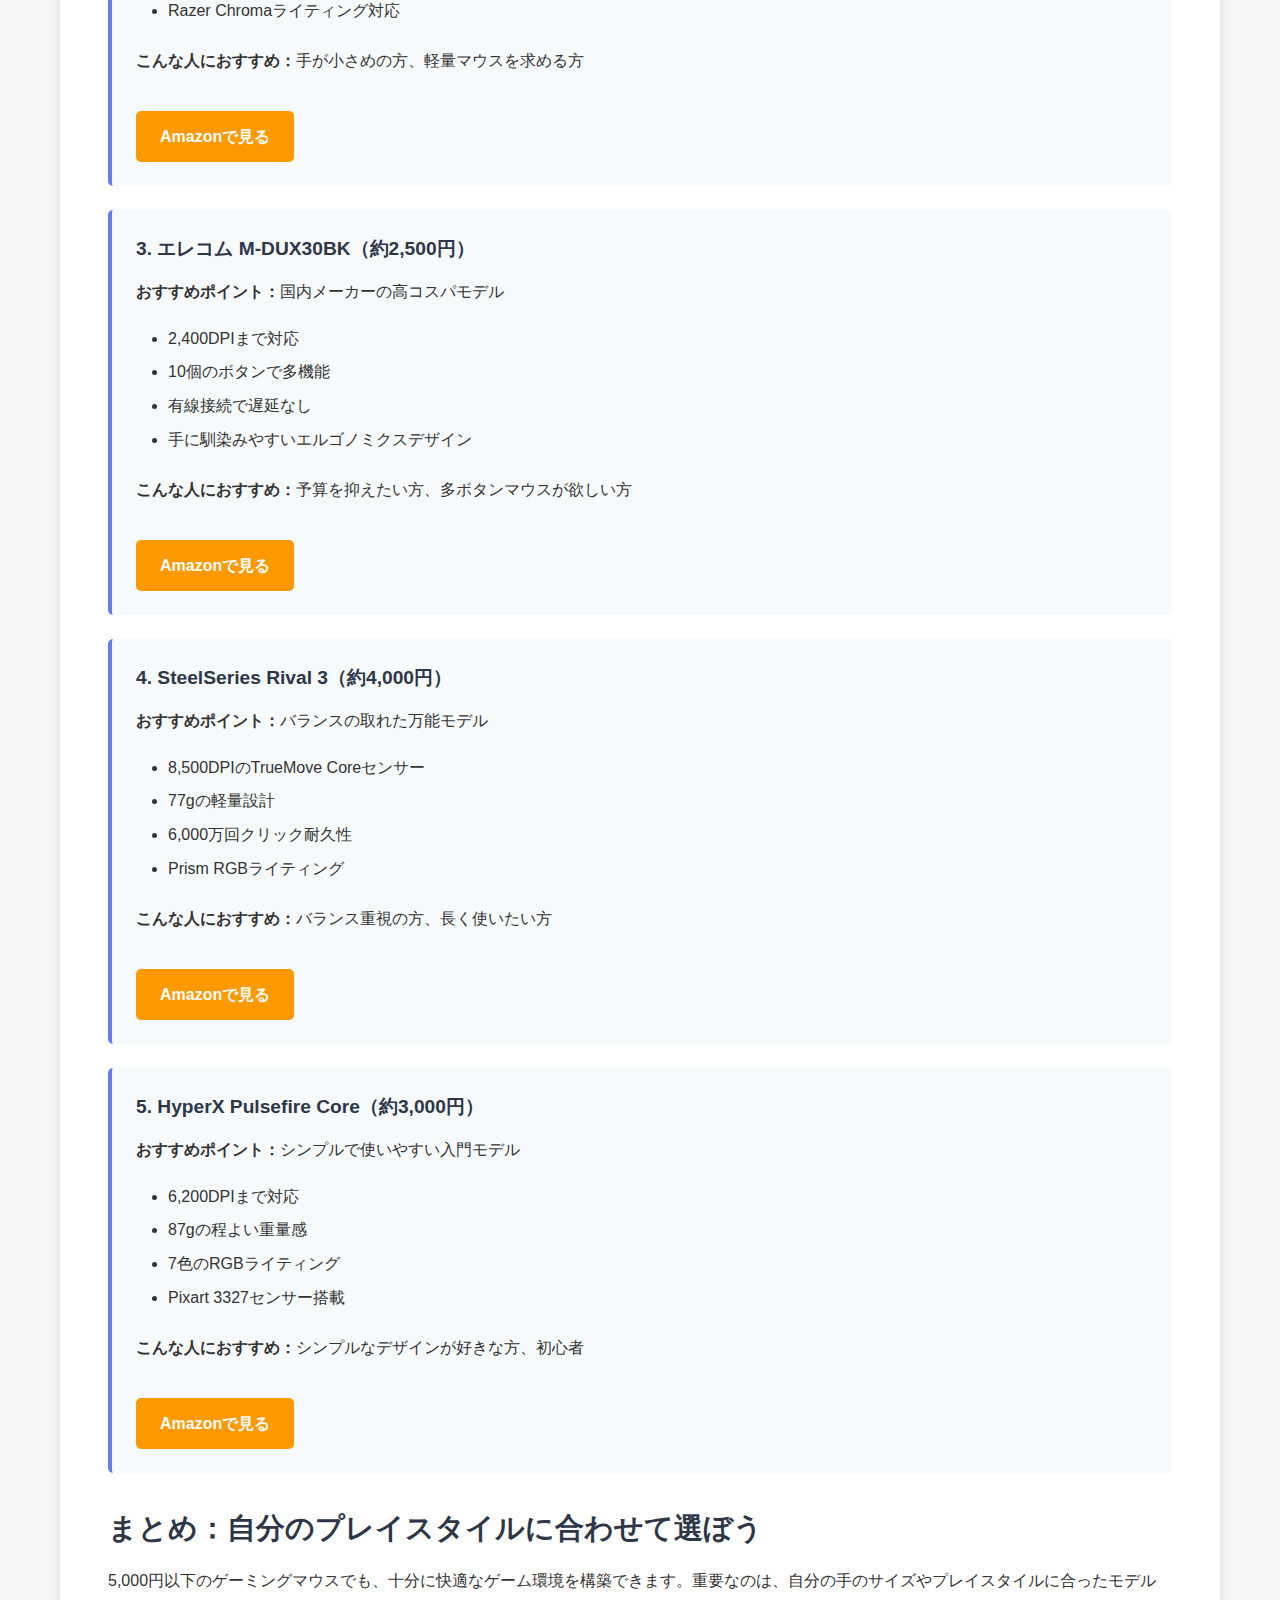
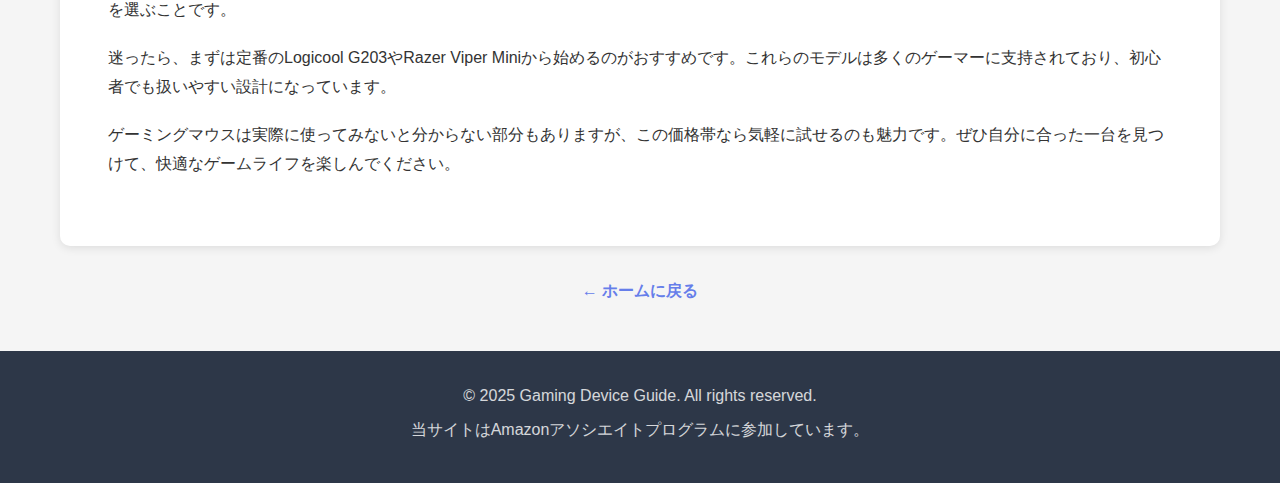
<file: articles/gaming-mouse-under-5000.html>
<!DOCTYPE html>
<html lang="ja">
<head>
    <meta charset="UTF-8">
    <meta name="viewport" content="width=device-width, initial-scale=1.0">
    <title>予算5,000円以下のゲーミングマウスおすすめ5選 | Gaming Device Guide</title>
    <meta name="description" content="5,000円以下で購入できる高性能ゲーミングマウスを厳選。初心者から中級者まで満足できるコスパ最強モデルを徹底比較。">
    <link rel="stylesheet" href="../style.css">
</head>
<body>
    <header>
        <div class="container">
            <h1>🎮 Gaming Device Guide</h1>
            <p class="tagline">コスパ重視のゲーミングデバイス比較サイト</p>
        </div>
    </header>

    <nav>
        <div class="container">
            <a href="../index.html">ホーム</a>
            <a href="../index.html#articles">記事一覧</a>
            <a href="../index.html#about">このサイトについて</a>
        </div>
    </nav>

    <main class="container">
        <article class="article-header">
            <h1>予算5,000円以下のゲーミングマウスおすすめ5選</h1>
            <p style="color: #666; margin-top: 1rem;">公開日: 2025年1月 | カテゴリ: ゲーミングマウス</p>
        </article>

        <div class="article-content">
            <p>ゲーミングマウスを選ぶ際、高価な製品ほど性能が良いと思われがちですが、実は5,000円以下でも十分に優れた製品が数多く存在します。今回は、コストパフォーマンスに優れたゲーミングマウスを厳選してご紹介します。</p>

            <h2>5,000円以下のゲーミングマウスを選ぶポイント</h2>
            <p>低価格帯のゲーミングマウスを選ぶ際は、以下のポイントに注目しましょう。</p>
            <ul>
                <li><strong>DPI（感度）の調整範囲：</strong>最低でも800〜3200DPIまで対応しているモデルを選ぶ</li>
                <li><strong>ボタン数：</strong>サイドボタンが2つ以上あると便利</li>
                <li><strong>センサーの種類：</strong>光学式センサー搭載モデルが安定性が高い</li>
                <li><strong>重量：</strong>80〜100gが扱いやすい重量帯</li>
                <li><strong>握りやすさ：</strong>自分の手のサイズに合ったサイズ感</li>
            </ul>

            <h2>おすすめゲーミングマウス5選</h2>

            <div class="product-card">
                <h4>1. Logicool G203 LIGHTSYNC（約3,500円）</h4>
                <p><strong>おすすめポイント：</strong>大手メーカーの安心感と高品質</p>
                <ul>
                    <li>最大8,000DPIの光学センサー搭載</li>
                    <li>RGB LEDライティング対応</li>
                    <li>軽量85gで長時間使用でも疲れにくい</li>
                    <li>6個のプログラマブルボタン</li>
                </ul>
                <p><strong>こんな人におすすめ：</strong>初めてゲーミングマウスを購入する方、信頼性を重視する方</p>
                <a href="https://www.amazon.co.jp/s?k=Logicool+G203&tag=gamingdevice2-22" class="amazon-button" target="_blank" rel="noopener">Amazonで見る</a>
            </div>

            <div class="product-card">
                <h4>2. Razer Viper Mini（約4,500円）</h4>
                <p><strong>おすすめポイント：</strong>軽量コンパクトで手の小さい方に最適</p>
                <ul>
                    <li>わずか61gの超軽量設計</li>
                    <li>8,500DPIの高精度センサー</li>
                    <li>小型サイズで手の小さい方や女性にフィット</li>
                    <li>Razer Chromaライティング対応</li>
                </ul>
                <p><strong>こんな人におすすめ：</strong>手が小さめの方、軽量マウスを求める方</p>
                <a href="https://www.amazon.co.jp/s?k=Razer+Viper+Mini&tag=gamingdevice2-22" class="amazon-button" target="_blank" rel="noopener">Amazonで見る</a>
            </div>

            <div class="product-card">
                <h4>3. エレコム M-DUX30BK（約2,500円）</h4>
                <p><strong>おすすめポイント：</strong>国内メーカーの高コスパモデル</p>
                <ul>
                    <li>2,400DPIまで対応</li>
                    <li>10個のボタンで多機能</li>
                    <li>有線接続で遅延なし</li>
                    <li>手に馴染みやすいエルゴノミクスデザイン</li>
                </ul>
                <p><strong>こんな人におすすめ：</strong>予算を抑えたい方、多ボタンマウスが欲しい方</p>
                <a href="https://www.amazon.co.jp/s?k=エレコム+M-DUX30BK&tag=gamingdevice2-22" class="amazon-button" target="_blank" rel="noopener">Amazonで見る</a>
            </div>

            <div class="product-card">
                <h4>4. SteelSeries Rival 3（約4,000円）</h4>
                <p><strong>おすすめポイント：</strong>バランスの取れた万能モデル</p>
                <ul>
                    <li>8,500DPIのTrueMove Coreセンサー</li>
                    <li>77gの軽量設計</li>
                    <li>6,000万回クリック耐久性</li>
                    <li>Prism RGBライティング</li>
                </ul>
                <p><strong>こんな人におすすめ：</strong>バランス重視の方、長く使いたい方</p>
                <a href="https://www.amazon.co.jp/s?k=SteelSeries+Rival+3&tag=gamingdevice2-22" class="amazon-button" target="_blank" rel="noopener">Amazonで見る</a>
            </div>

            <div class="product-card">
                <h4>5. HyperX Pulsefire Core（約3,000円）</h4>
                <p><strong>おすすめポイント：</strong>シンプルで使いやすい入門モデル</p>
                <ul>
                    <li>6,200DPIまで対応</li>
                    <li>87gの程よい重量感</li>
                    <li>7色のRGBライティング</li>
                    <li>Pixart 3327センサー搭載</li>
                </ul>
                <p><strong>こんな人におすすめ：</strong>シンプルなデザインが好きな方、初心者</p>
                <a href="https://www.amazon.co.jp/s?k=HyperX+Pulsefire+Core&tag=gamingdevice2-22" class="amazon-button" target="_blank" rel="noopener">Amazonで見る</a>
            </div>

            <h2>まとめ：自分のプレイスタイルに合わせて選ぼう</h2>
            <p>5,000円以下のゲーミングマウスでも、十分に快適なゲーム環境を構築できます。重要なのは、自分の手のサイズやプレイスタイルに合ったモデルを選ぶことです。</p>
            <p>迷ったら、まずは定番のLogicool G203やRazer Viper Miniから始めるのがおすすめです。これらのモデルは多くのゲーマーに支持されており、初心者でも扱いやすい設計になっています。</p>
            <p>ゲーミングマウスは実際に使ってみないと分からない部分もありますが、この価格帯なら気軽に試せるのも魅力です。ぜひ自分に合った一台を見つけて、快適なゲームライフを楽しんでください。</p>
        </div>

        <div style="text-align: center; margin: 2rem 0;">
            <a href="../index.html" style="color: #667eea; text-decoration: none; font-weight: 600;">← ホームに戻る</a>
        </div>
    </main>

    <footer>
        <div class="container">
            <p>&copy; 2025 Gaming Device Guide. All rights reserved.</p>
            <p>当サイトはAmazonアソシエイトプログラムに参加しています。</p>
        </div>
    </footer>
</body>
</html>
</file>
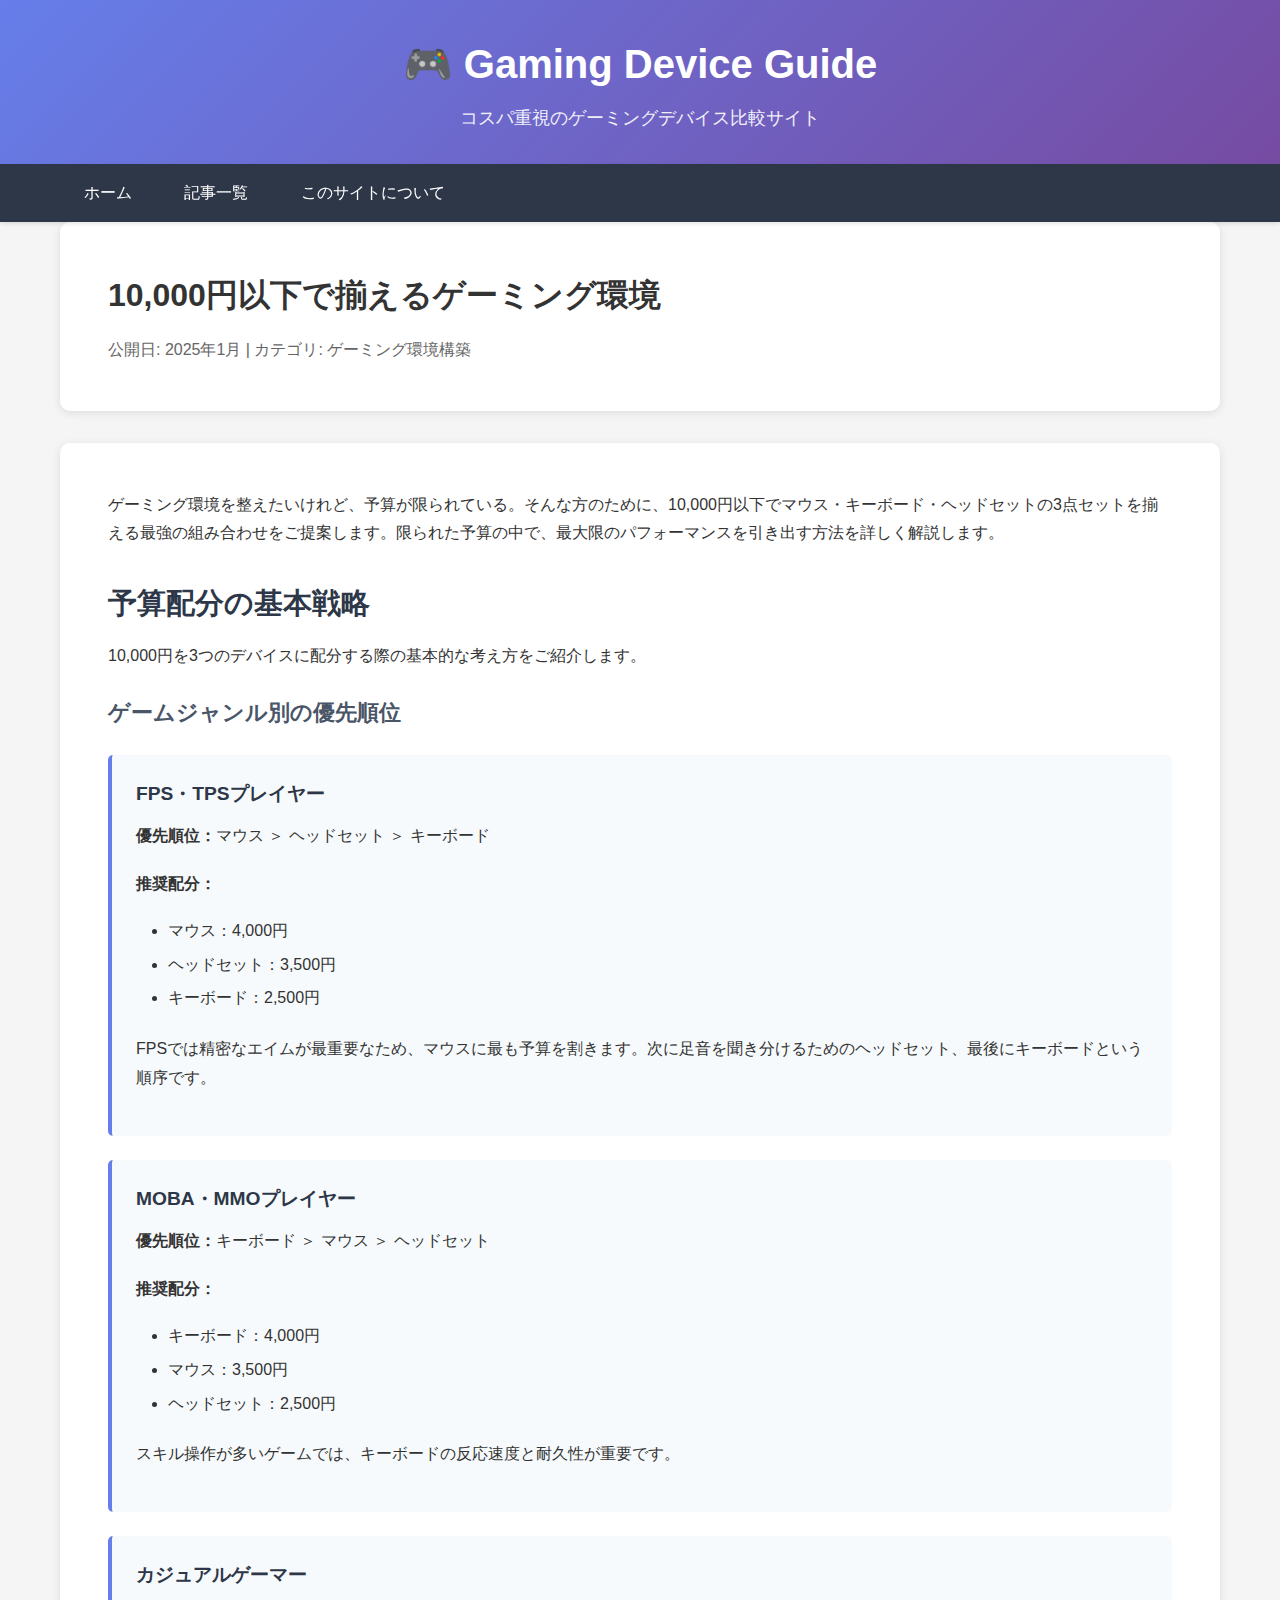
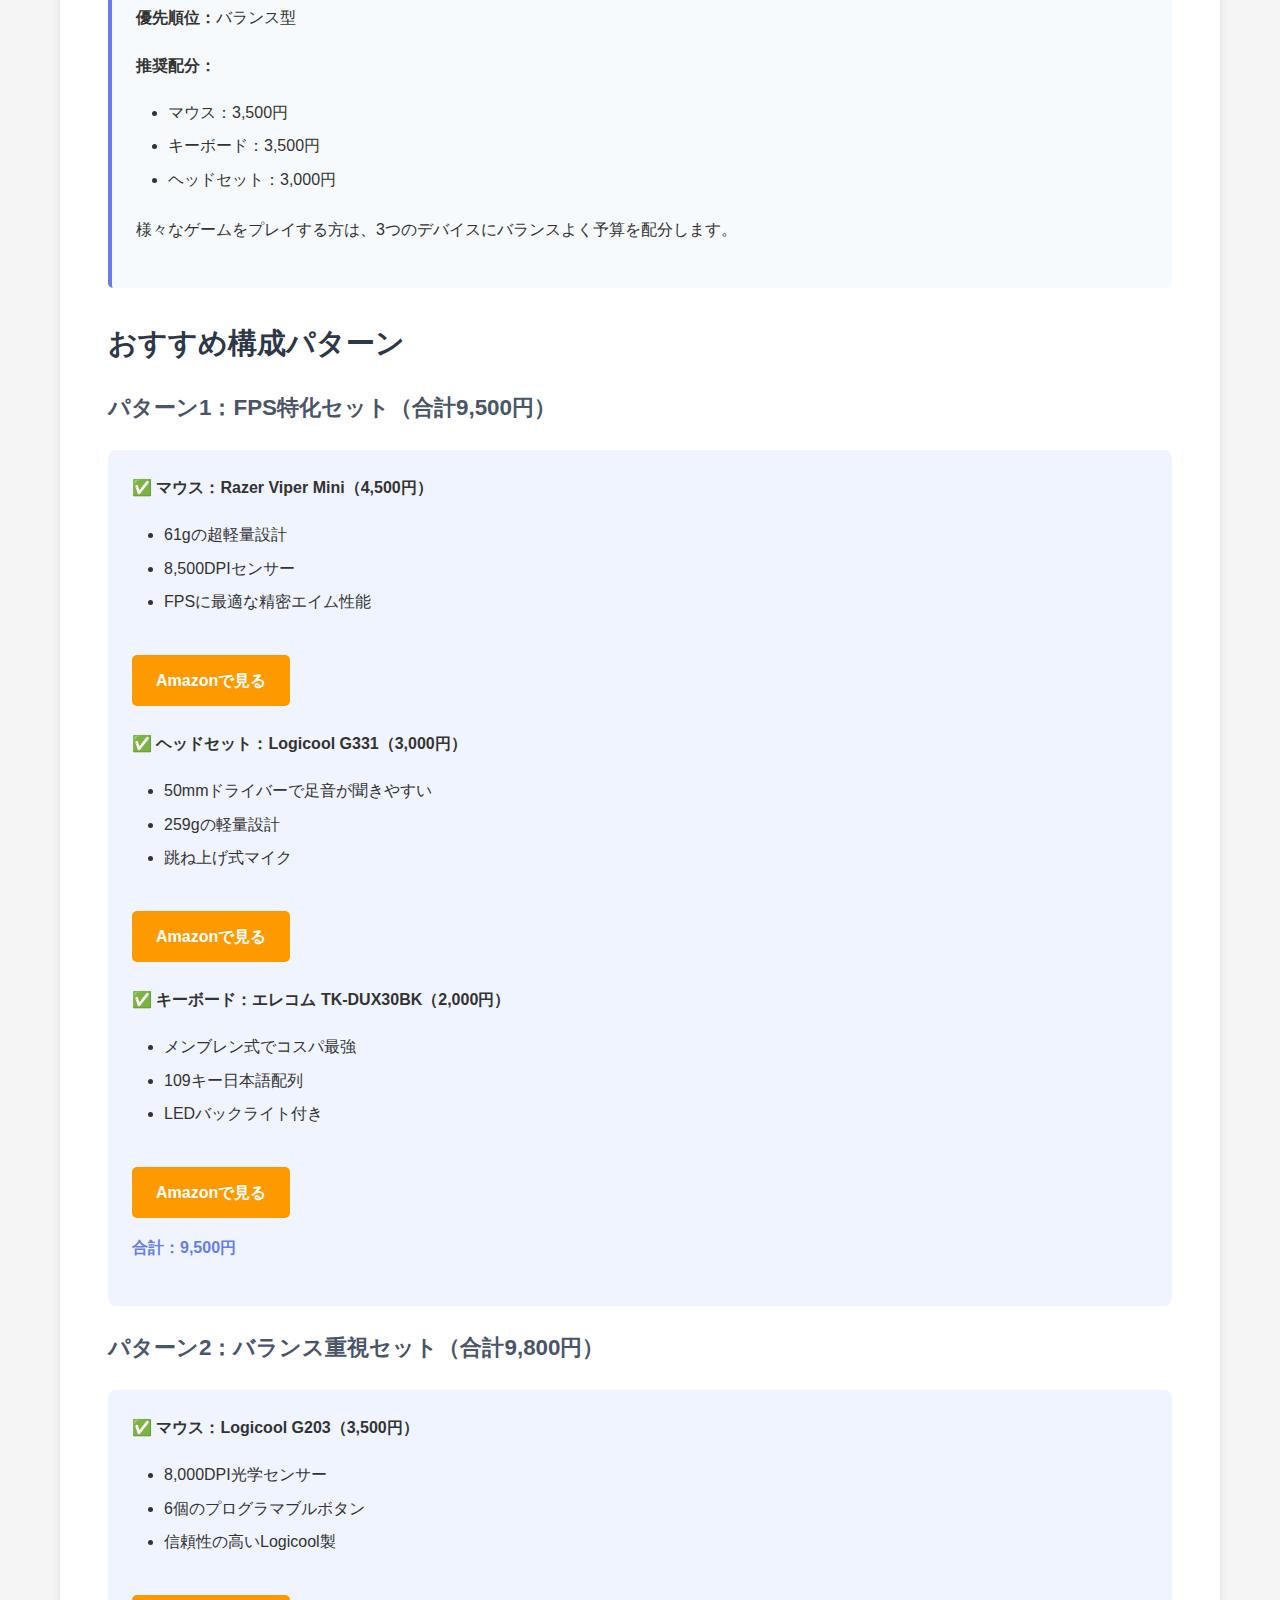
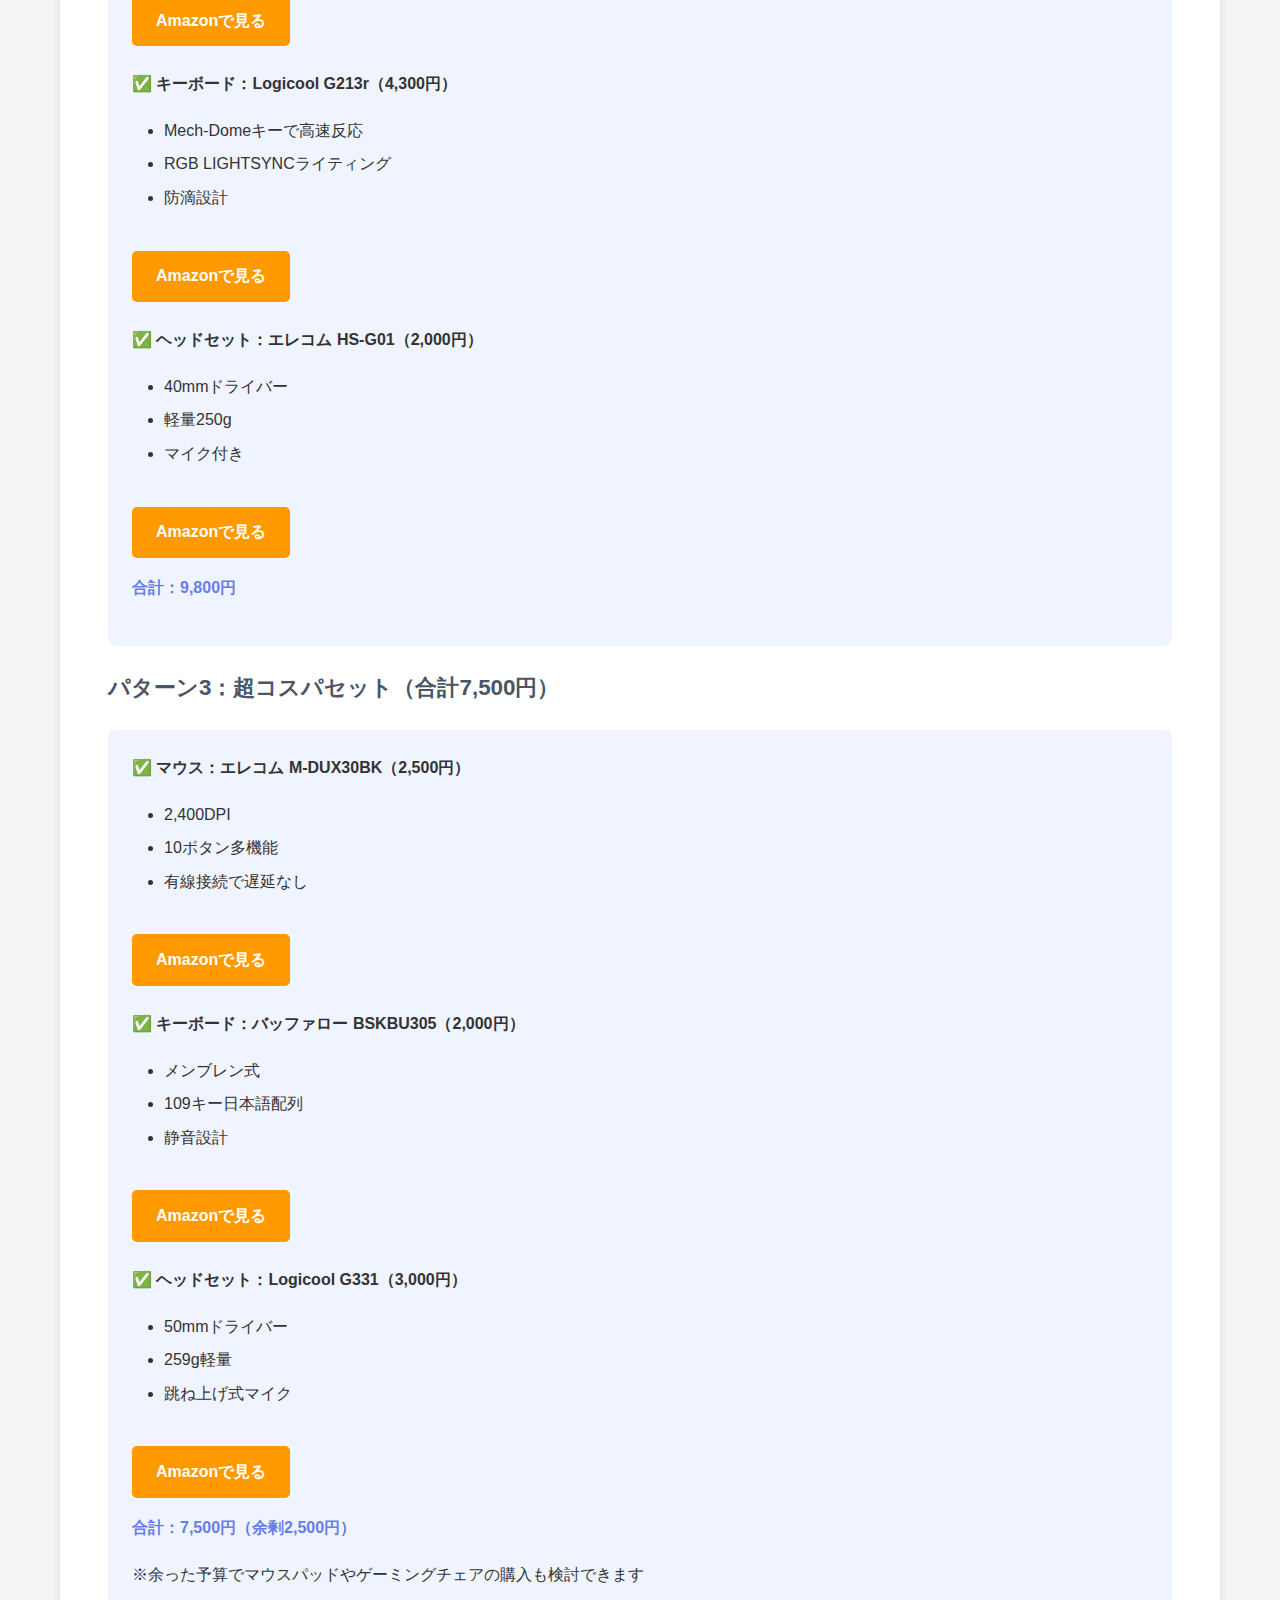
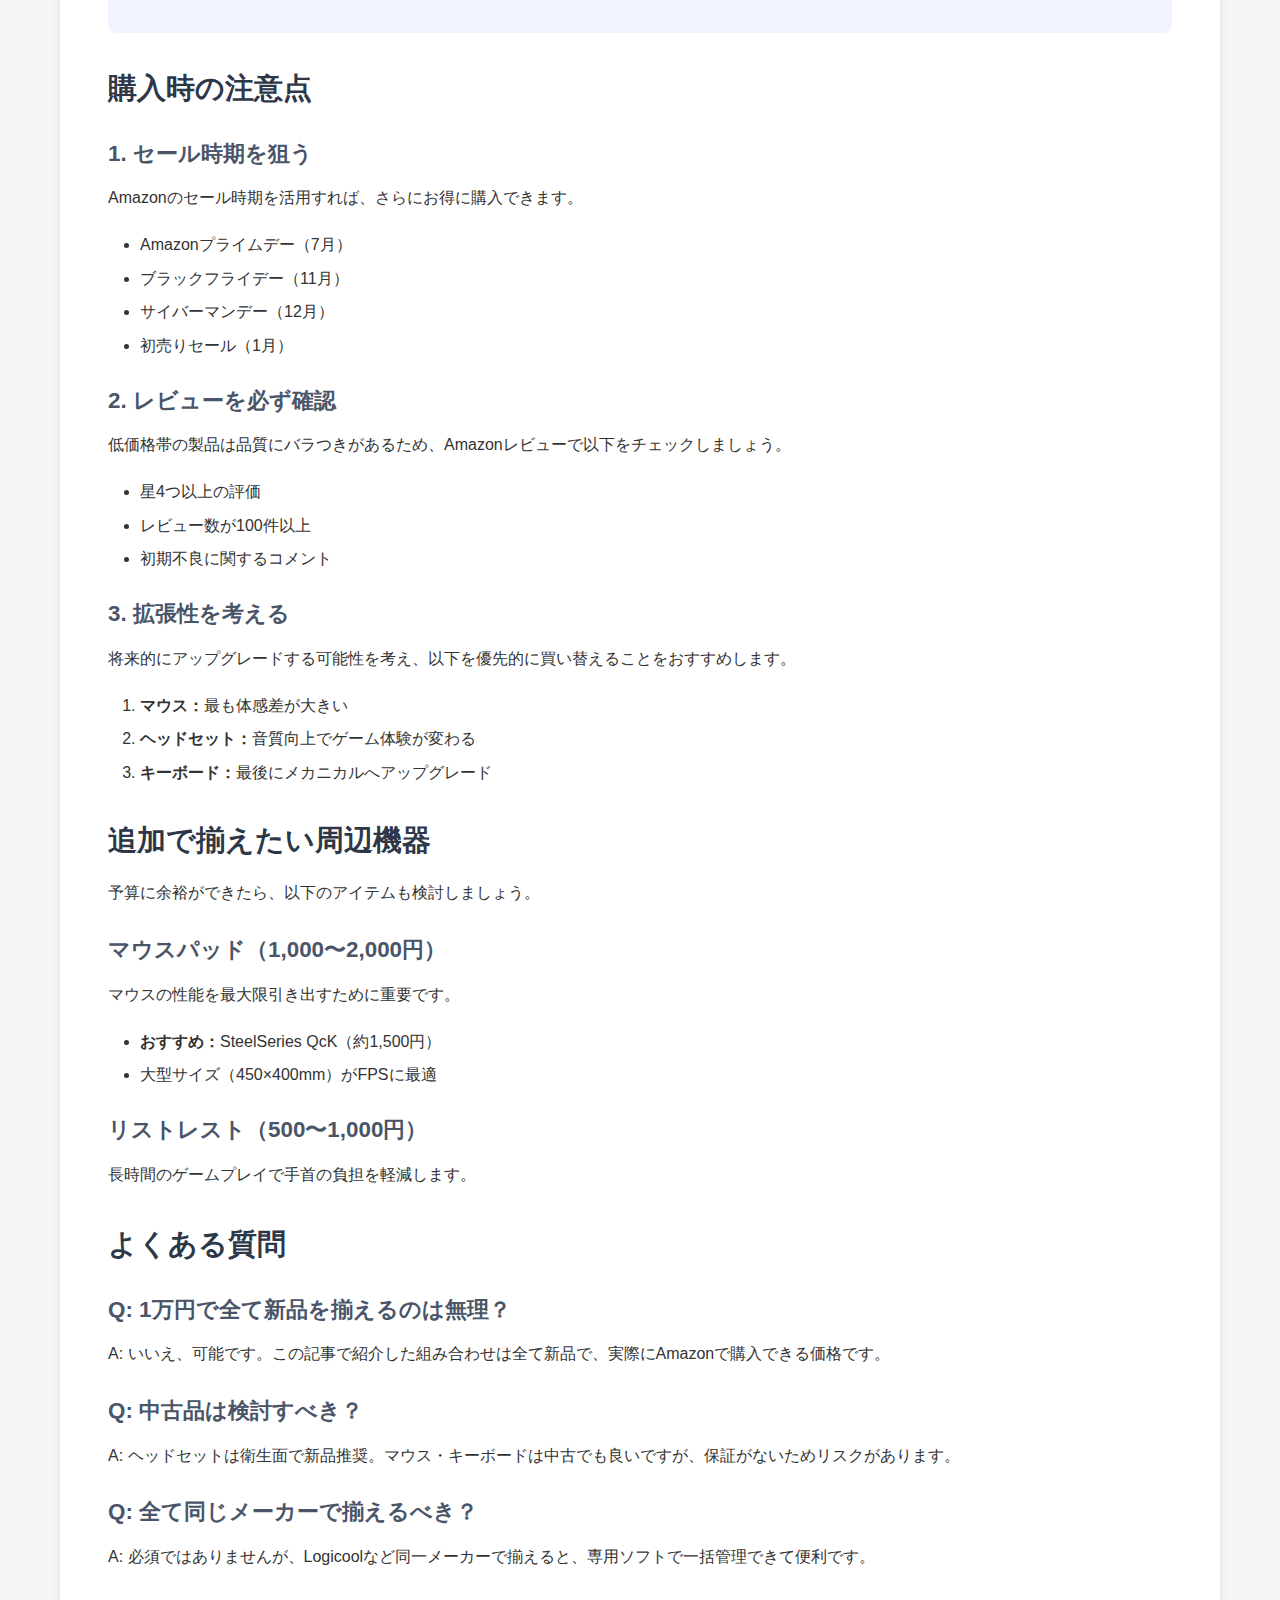
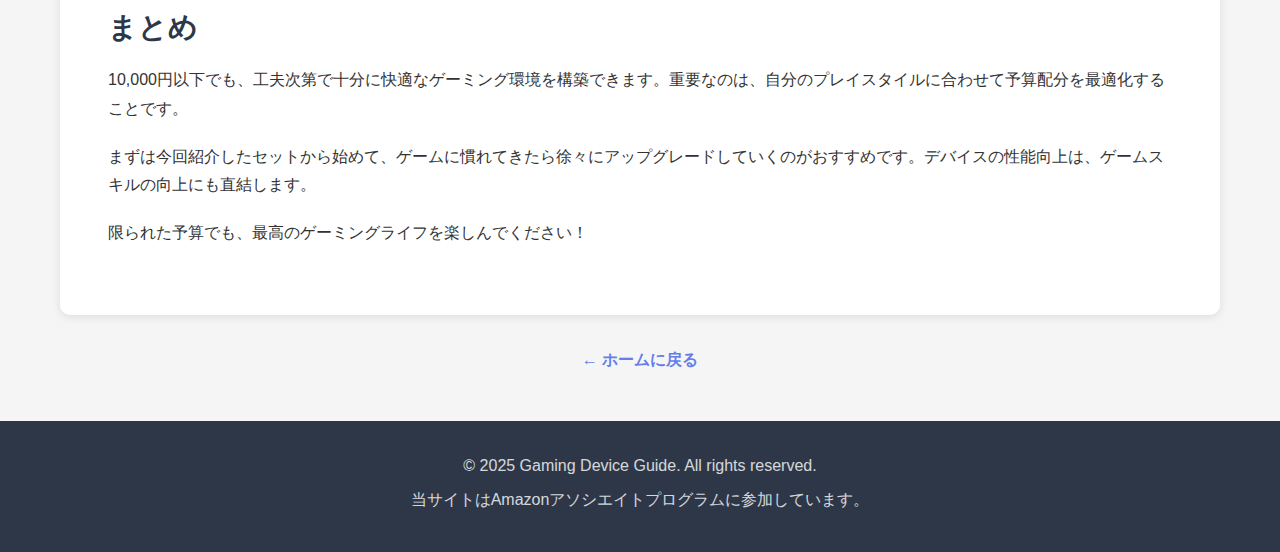
<file: articles/gaming-setup-under-10000.html>
<!DOCTYPE html>
<html lang="ja">
<head>
    <meta charset="UTF-8">
    <meta name="viewport" content="width=device-width, initial-scale=1.0">
    <title>10,000円以下で揃えるゲーミング環境 | Gaming Device Guide</title>
    <meta name="description" content="予算1万円でマウス・キーボード・ヘッドセットを揃える！コスパ最強の組み合わせと、購入時の優先順位を詳しく解説。">
    <link rel="stylesheet" href="../style.css">
</head>
<body>
    <header>
        <div class="container">
            <h1>🎮 Gaming Device Guide</h1>
            <p class="tagline">コスパ重視のゲーミングデバイス比較サイト</p>
        </div>
    </header>

    <nav>
        <div class="container">
            <a href="../index.html">ホーム</a>
            <a href="../index.html#articles">記事一覧</a>
            <a href="../index.html#about">このサイトについて</a>
        </div>
    </nav>

    <main class="container">
        <article class="article-header">
            <h1>10,000円以下で揃えるゲーミング環境</h1>
            <p style="color: #666; margin-top: 1rem;">公開日: 2025年1月 | カテゴリ: ゲーミング環境構築</p>
        </article>

        <div class="article-content">
            <p>ゲーミング環境を整えたいけれど、予算が限られている。そんな方のために、10,000円以下でマウス・キーボード・ヘッドセットの3点セットを揃える最強の組み合わせをご提案します。限られた予算の中で、最大限のパフォーマンスを引き出す方法を詳しく解説します。</p>

            <h2>予算配分の基本戦略</h2>
            <p>10,000円を3つのデバイスに配分する際の基本的な考え方をご紹介します。</p>

            <h3>ゲームジャンル別の優先順位</h3>
            
            <div class="product-card">
                <h4>FPS・TPSプレイヤー</h4>
                <p><strong>優先順位：</strong>マウス ＞ ヘッドセット ＞ キーボード</p>
                <p><strong>推奨配分：</strong></p>
                <ul>
                    <li>マウス：4,000円</li>
                    <li>ヘッドセット：3,500円</li>
                    <li>キーボード：2,500円</li>
                </ul>
                <p>FPSでは精密なエイムが最重要なため、マウスに最も予算を割きます。次に足音を聞き分けるためのヘッドセット、最後にキーボードという順序です。</p>
            </div>

            <div class="product-card">
                <h4>MOBA・MMOプレイヤー</h4>
                <p><strong>優先順位：</strong>キーボード ＞ マウス ＞ ヘッドセット</p>
                <p><strong>推奨配分：</strong></p>
                <ul>
                    <li>キーボード：4,000円</li>
                    <li>マウス：3,500円</li>
                    <li>ヘッドセット：2,500円</li>
                </ul>
                <p>スキル操作が多いゲームでは、キーボードの反応速度と耐久性が重要です。</p>
            </div>

            <div class="product-card">
                <h4>カジュアルゲーマー</h4>
                <p><strong>優先順位：</strong>バランス型</p>
                <p><strong>推奨配分：</strong></p>
                <ul>
                    <li>マウス：3,500円</li>
                    <li>キーボード：3,500円</li>
                    <li>ヘッドセット：3,000円</li>
                </ul>
                <p>様々なゲームをプレイする方は、3つのデバイスにバランスよく予算を配分します。</p>
            </div>

            <h2>おすすめ構成パターン</h2>

            <h3>パターン1：FPS特化セット（合計9,500円）</h3>
            <div style="background: #f0f4ff; padding: 1.5rem; border-radius: 8px; margin: 1.5rem 0;">
                <p><strong>✅ マウス：Razer Viper Mini（4,500円）</strong></p>
                <ul>
                    <li>61gの超軽量設計</li>
                    <li>8,500DPIセンサー</li>
                    <li>FPSに最適な精密エイム性能</li>
                </ul>
                <a href="https://www.amazon.co.jp/s?k=Razer+Viper+Mini&tag=gamingdevice2-22" class="amazon-button" target="_blank" rel="noopener">Amazonで見る</a>

                <p style="margin-top: 1.5rem;"><strong>✅ ヘッドセット：Logicool G331（3,000円）</strong></p>
                <ul>
                    <li>50mmドライバーで足音が聞きやすい</li>
                    <li>259gの軽量設計</li>
                    <li>跳ね上げ式マイク</li>
                </ul>
                <a href="https://www.amazon.co.jp/s?k=Logicool+G331&tag=gamingdevice2-22" class="amazon-button" target="_blank" rel="noopener">Amazonで見る</a>

                <p style="margin-top: 1.5rem;"><strong>✅ キーボード：エレコム TK-DUX30BK（2,000円）</strong></p>
                <ul>
                    <li>メンブレン式でコスパ最強</li>
                    <li>109キー日本語配列</li>
                    <li>LEDバックライト付き</li>
                </ul>
                <a href="https://www.amazon.co.jp/s?k=エレコム+TK-DUX30BK&tag=gamingdevice2-22" class="amazon-button" target="_blank" rel="noopener">Amazonで見る</a>

                <p style="margin-top: 1rem; font-weight: 600; color: #667eea;">合計：9,500円</p>
            </div>

            <h3>パターン2：バランス重視セット（合計9,800円）</h3>
            <div style="background: #f0f4ff; padding: 1.5rem; border-radius: 8px; margin: 1.5rem 0;">
                <p><strong>✅ マウス：Logicool G203（3,500円）</strong></p>
                <ul>
                    <li>8,000DPI光学センサー</li>
                    <li>6個のプログラマブルボタン</li>
                    <li>信頼性の高いLogicool製</li>
                </ul>
                <a href="https://www.amazon.co.jp/s?k=Logicool+G203&tag=gamingdevice2-22" class="amazon-button" target="_blank" rel="noopener">Amazonで見る</a>

                <p style="margin-top: 1.5rem;"><strong>✅ キーボード：Logicool G213r（4,300円）</strong></p>
                <ul>
                    <li>Mech-Domeキーで高速反応</li>
                    <li>RGB LIGHTSYNCライティング</li>
                    <li>防滴設計</li>
                </ul>
                <a href="https://www.amazon.co.jp/s?k=Logicool+G213r&tag=gamingdevice2-22" class="amazon-button" target="_blank" rel="noopener">Amazonで見る</a>

                <p style="margin-top: 1.5rem;"><strong>✅ ヘッドセット：エレコム HS-G01（2,000円）</strong></p>
                <ul>
                    <li>40mmドライバー</li>
                    <li>軽量250g</li>
                    <li>マイク付き</li>
                </ul>
                <a href="https://www.amazon.co.jp/s?k=エレコム+HS-G01&tag=gamingdevice2-22" class="amazon-button" target="_blank" rel="noopener">Amazonで見る</a>

                <p style="margin-top: 1rem; font-weight: 600; color: #667eea;">合計：9,800円</p>
            </div>

            <h3>パターン3：超コスパセット（合計7,500円）</h3>
            <div style="background: #f0f4ff; padding: 1.5rem; border-radius: 8px; margin: 1.5rem 0;">
                <p><strong>✅ マウス：エレコム M-DUX30BK（2,500円）</strong></p>
                <ul>
                    <li>2,400DPI</li>
                    <li>10ボタン多機能</li>
                    <li>有線接続で遅延なし</li>
                </ul>
                <a href="https://www.amazon.co.jp/s?k=エレコム+M-DUX30BK&tag=gamingdevice2-22" class="amazon-button" target="_blank" rel="noopener">Amazonで見る</a>

                <p style="margin-top: 1.5rem;"><strong>✅ キーボード：バッファロー BSKBU305（2,000円）</strong></p>
                <ul>
                    <li>メンブレン式</li>
                    <li>109キー日本語配列</li>
                    <li>静音設計</li>
                </ul>
                <a href="https://www.amazon.co.jp/s?k=バッファロー+BSKBU305&tag=gamingdevice2-22" class="amazon-button" target="_blank" rel="noopener">Amazonで見る</a>

                <p style="margin-top: 1.5rem;"><strong>✅ ヘッドセット：Logicool G331（3,000円）</strong></p>
                <ul>
                    <li>50mmドライバー</li>
                    <li>259g軽量</li>
                    <li>跳ね上げ式マイク</li>
                </ul>
                <a href="https://www.amazon.co.jp/s?k=Logicool+G331&tag=gamingdevice2-22" class="amazon-button" target="_blank" rel="noopener">Amazonで見る</a>

                <p style="margin-top: 1rem; font-weight: 600; color: #667eea;">合計：7,500円（余剰2,500円）</p>
                <p style="margin-top: 0.5rem;">※余った予算でマウスパッドやゲーミングチェアの購入も検討できます</p>
            </div>

            <h2>購入時の注意点</h2>

            <h3>1. セール時期を狙う</h3>
            <p>Amazonのセール時期を活用すれば、さらにお得に購入できます。</p>
            <ul>
                <li>Amazonプライムデー（7月）</li>
                <li>ブラックフライデー（11月）</li>
                <li>サイバーマンデー（12月）</li>
                <li>初売りセール（1月）</li>
            </ul>

            <h3>2. レビューを必ず確認</h3>
            <p>低価格帯の製品は品質にバラつきがあるため、Amazonレビューで以下をチェックしましょう。</p>
            <ul>
                <li>星4つ以上の評価</li>
                <li>レビュー数が100件以上</li>
                <li>初期不良に関するコメント</li>
            </ul>

            <h3>3. 拡張性を考える</h3>
            <p>将来的にアップグレードする可能性を考え、以下を優先的に買い替えることをおすすめします。</p>
            <ol>
                <li><strong>マウス：</strong>最も体感差が大きい</li>
                <li><strong>ヘッドセット：</strong>音質向上でゲーム体験が変わる</li>
                <li><strong>キーボード：</strong>最後にメカニカルへアップグレード</li>
            </ol>

            <h2>追加で揃えたい周辺機器</h2>
            <p>予算に余裕ができたら、以下のアイテムも検討しましょう。</p>

            <h3>マウスパッド（1,000〜2,000円）</h3>
            <p>マウスの性能を最大限引き出すために重要です。</p>
            <ul>
                <li><strong>おすすめ：</strong>SteelSeries QcK（約1,500円）</li>
                <li>大型サイズ（450×400mm）がFPSに最適</li>
            </ul>

            <h3>リストレスト（500〜1,000円）</h3>
            <p>長時間のゲームプレイで手首の負担を軽減します。</p>

            <h2>よくある質問</h2>

            <h3>Q: 1万円で全て新品を揃えるのは無理？</h3>
            <p>A: いいえ、可能です。この記事で紹介した組み合わせは全て新品で、実際にAmazonで購入できる価格です。</p>

            <h3>Q: 中古品は検討すべき？</h3>
            <p>A: ヘッドセットは衛生面で新品推奨。マウス・キーボードは中古でも良いですが、保証がないためリスクがあります。</p>

            <h3>Q: 全て同じメーカーで揃えるべき？</h3>
            <p>A: 必須ではありませんが、Logicoolなど同一メーカーで揃えると、専用ソフトで一括管理できて便利です。</p>

            <h2>まとめ</h2>
            <p>10,000円以下でも、工夫次第で十分に快適なゲーミング環境を構築できます。重要なのは、自分のプレイスタイルに合わせて予算配分を最適化することです。</p>
            
            <p>まずは今回紹介したセットから始めて、ゲームに慣れてきたら徐々にアップグレードしていくのがおすすめです。デバイスの性能向上は、ゲームスキルの向上にも直結します。</p>

            <p>限られた予算でも、最高のゲーミングライフを楽しんでください！</p>
        </div>

        <div style="text-align: center; margin: 2rem 0;">
            <a href="../index.html" style="color: #667eea; text-decoration: none; font-weight: 600;">← ホームに戻る</a>
        </div>
    </main>

    <footer>
        <div class="container">
            <p>&copy; 2025 Gaming Device Guide. All rights reserved.</p>
            <p>当サイトはAmazonアソシエイトプログラムに参加しています。</p>
        </div>
    </footer>
</body>
</html>
</file>
<file: style.css>
* {
    margin: 0;
    padding: 0;
    box-sizing: border-box;
}

body {
    font-family: -apple-system, BlinkMacSystemFont, 'Segoe UI', 'Hiragino Sans', 'Hiragino Kaku Gothic ProN', Meiryo, sans-serif;
    line-height: 1.6;
    color: #333;
    background-color: #f5f5f5;
}

.container {
    max-width: 1200px;
    margin: 0 auto;
    padding: 0 20px;
}

/* ヘッダー */
header {
    background: linear-gradient(135deg, #667eea 0%, #764ba2 100%);
    color: white;
    padding: 2rem 0;
    text-align: center;
}

header h1 {
    font-size: 2.5rem;
    margin-bottom: 0.5rem;
}

.tagline {
    font-size: 1.1rem;
    opacity: 0.9;
}

/* ナビゲーション */
nav {
    background-color: #2d3748;
    padding: 1rem 0;
    position: sticky;
    top: 0;
    z-index: 100;
    box-shadow: 0 2px 4px rgba(0,0,0,0.1);
}

nav a {
    color: white;
    text-decoration: none;
    margin: 0 1.5rem;
    font-weight: 500;
    transition: color 0.3s;
}

nav a:hover {
    color: #667eea;
}

/* メインコンテンツ */
main {
    padding: 2rem 0;
}

.hero {
    background: white;
    padding: 3rem;
    border-radius: 10px;
    margin-bottom: 3rem;
    box-shadow: 0 2px 10px rgba(0,0,0,0.1);
    text-align: center;
}

.hero h2 {
    font-size: 2rem;
    color: #667eea;
    margin-bottom: 1rem;
}

.hero p {
    font-size: 1.1rem;
    color: #666;
}

/* 記事セクション */
.articles {
    margin-bottom: 3rem;
}

.articles h2 {
    font-size: 2rem;
    margin-bottom: 2rem;
    color: #2d3748;
    text-align: center;
}

.article-grid {
    display: grid;
    grid-template-columns: repeat(auto-fit, minmax(300px, 1fr));
    gap: 2rem;
}

.article-card {
    background: white;
    padding: 2rem;
    border-radius: 10px;
    box-shadow: 0 2px 10px rgba(0,0,0,0.1);
    transition: transform 0.3s, box-shadow 0.3s;
}

.article-card:hover {
    transform: translateY(-5px);
    box-shadow: 0 4px 20px rgba(0,0,0,0.15);
}

.article-card h3 {
    font-size: 1.3rem;
    color: #2d3748;
    margin-bottom: 1rem;
}

.article-card p {
    color: #666;
    margin-bottom: 1rem;
}

.read-more {
    color: #667eea;
    text-decoration: none;
    font-weight: 600;
    transition: color 0.3s;
}

.read-more:hover {
    color: #764ba2;
}

/* 記事ページ用スタイル */
.article-header {
    background: white;
    padding: 3rem;
    border-radius: 10px;
    margin-bottom: 2rem;
    box-shadow: 0 2px 10px rgba(0,0,0,0.1);
}

.article-content {
    background: white;
    padding: 3rem;
    border-radius: 10px;
    box-shadow: 0 2px 10px rgba(0,0,0,0.1);
    margin-bottom: 2rem;
}

.article-content h2 {
    font-size: 1.8rem;
    color: #2d3748;
    margin-top: 2rem;
    margin-bottom: 1rem;
}

.article-content h3 {
    font-size: 1.4rem;
    color: #4a5568;
    margin-top: 1.5rem;
    margin-bottom: 0.8rem;
}

.article-content p {
    margin-bottom: 1.2rem;
    line-height: 1.8;
}

.article-content ul, .article-content ol {
    margin-left: 2rem;
    margin-bottom: 1.5rem;
}

.article-content li {
    margin-bottom: 0.5rem;
}

.product-card {
    background: #f7fafc;
    border-left: 4px solid #667eea;
    padding: 1.5rem;
    margin: 1.5rem 0;
    border-radius: 5px;
}

.product-card h4 {
    color: #2d3748;
    margin-bottom: 0.8rem;
    font-size: 1.2rem;
}

.amazon-button {
    display: inline-block;
    background: #ff9900;
    color: white;
    padding: 0.8rem 1.5rem;
    text-decoration: none;
    border-radius: 5px;
    margin-top: 1rem;
    font-weight: 600;
    transition: background 0.3s;
}

.amazon-button:hover {
    background: #e68a00;
}

/* Aboutセクション */
.about {
    background: white;
    padding: 3rem;
    border-radius: 10px;
    box-shadow: 0 2px 10px rgba(0,0,0,0.1);
}

.about h2 {
    font-size: 2rem;
    color: #2d3748;
    margin-bottom: 1.5rem;
}

.about ul {
    margin-left: 2rem;
    margin-top: 1rem;
}

.about li {
    margin-bottom: 0.5rem;
    color: #4a5568;
}

/* フッター */
footer {
    background-color: #2d3748;
    color: white;
    text-align: center;
    padding: 2rem 0;
    margin-top: 3rem;
}

footer p {
    margin-bottom: 0.5rem;
    opacity: 0.8;
}

/* レスポンシブ */
@media (max-width: 768px) {
    header h1 {
        font-size: 1.8rem;
    }

    .hero {
        padding: 2rem;
    }

    .hero h2 {
        font-size: 1.5rem;
    }

    nav a {
        margin: 0 0.8rem;
        font-size: 0.9rem;
    }

    .article-grid {
        grid-template-columns: 1fr;
    }

    .article-content, .article-header {
        padding: 1.5rem;
    }
}
</file>
